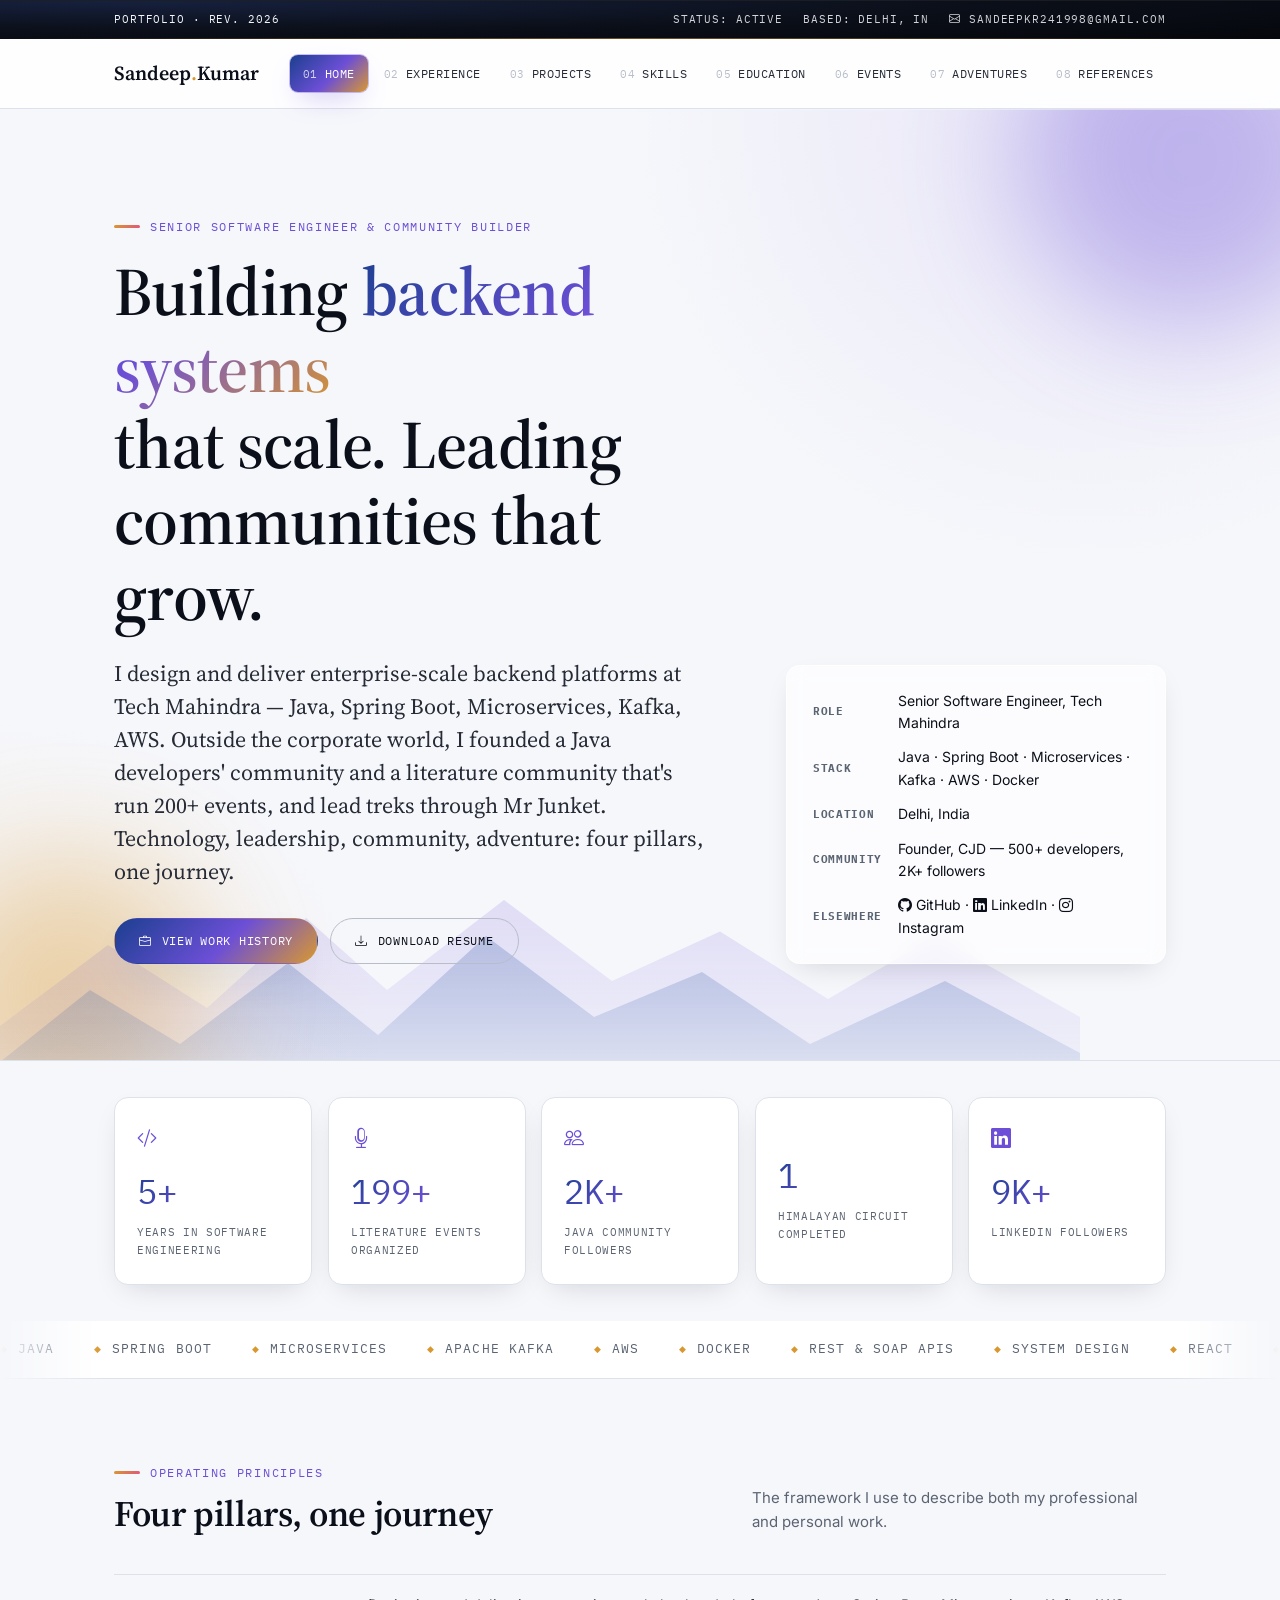
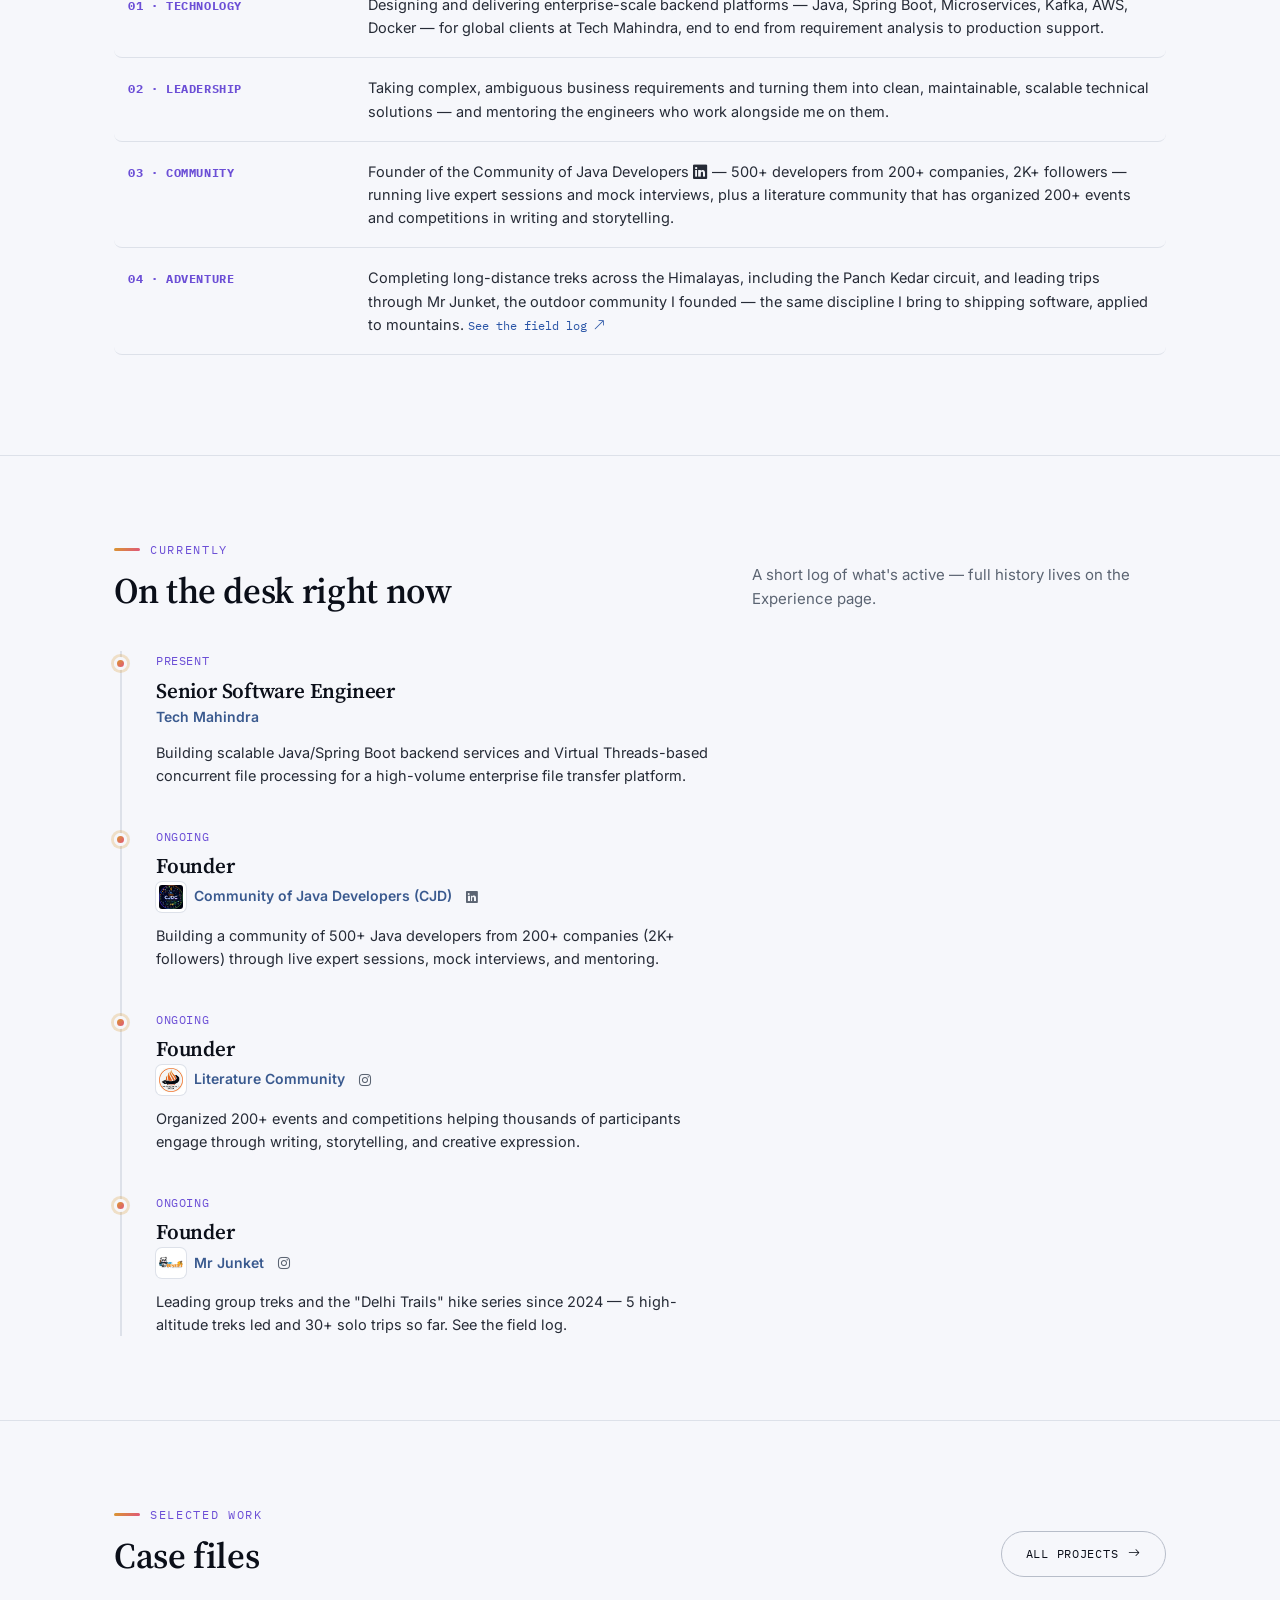
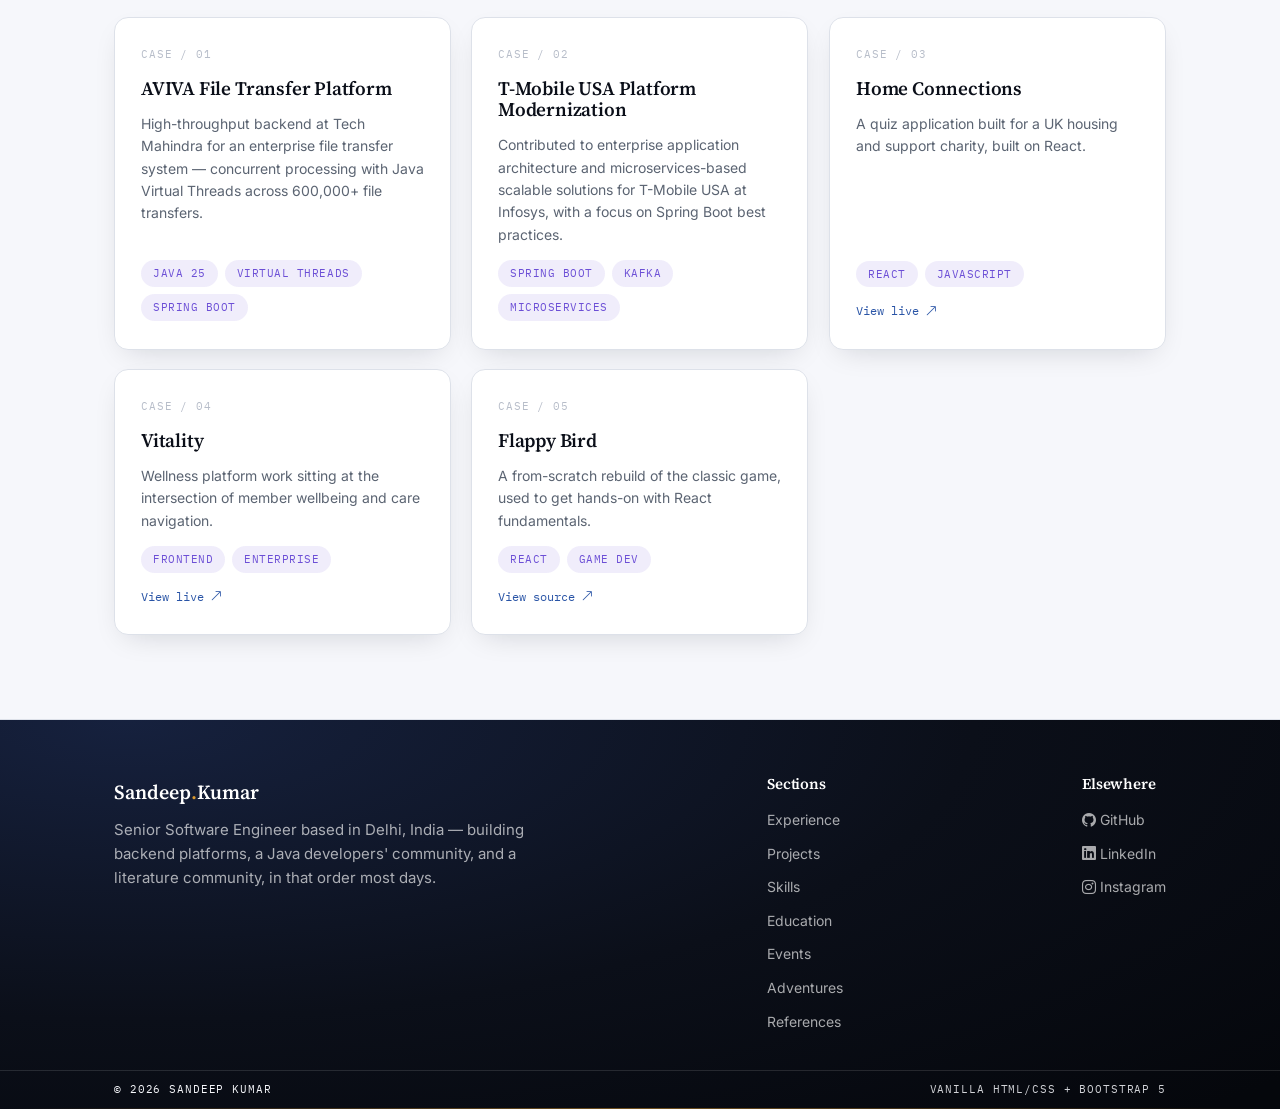
<file: index.html>
<!DOCTYPE html>
<html lang="en">
<head>
  <meta charset="UTF-8" />
  <title>Sandeep Kumar — Senior Software Engineer</title>
  <meta name="viewport" content="width=device-width, initial-scale=1.0" />
  <meta name="description" content="Sandeep Kumar — Senior Software Engineer. Enterprise Java, Spring Boot & microservices at Tech Mahindra; founder of a Java developers' community and a literature community." />

  <link rel="preconnect" href="https://fonts.googleapis.com" />
  <link href="https://fonts.googleapis.com/css2?family=Source+Serif+4:opsz,wght@8..60,400;8..60,600;8..60,700&family=Inter:wght@400;500;600&family=IBM+Plex+Mono:wght@400;500;600&display=swap" rel="stylesheet" />
  <link href="https://cdn.jsdelivr.net/npm/bootstrap@5.3.3/dist/css/bootstrap.min.css" rel="stylesheet">
  <link rel="stylesheet" href="https://cdn.jsdelivr.net/npm/bootstrap-icons@1.11.3/font/bootstrap-icons.min.css">
  <link rel="stylesheet" href="design-system.css" />
</head>
<body>

  <div class="doc-strip">
    <div class="container">
      <span>Portfolio · Rev. 2026</span>
      <div class="doc-strip__meta">
        <span>Status: Active</span>
        <span>Based: Delhi, IN</span>
        <a href="mailto:sandeepkr241998@gmail.com"><i class="bi bi-envelope"></i> sandeepkr241998@gmail.com</a>
      </div>
    </div>
  </div>

  <header class="masthead">
    <div class="container masthead__row">
      <a href="index.html" class="masthead__name">Sandeep<span>.</span>Kumar</a>
      <button class="nav-toggle" id="navToggle" aria-expanded="false" aria-controls="tabs"><i class="bi bi-list"></i> Menu</button>
      <ul class="tabs" id="tabs">
        <li><a href="index.html" aria-current="page"><span class="tab-num">01</span>Home</a></li>
        <li><a href="experience.html"><span class="tab-num">02</span>Experience</a></li>
        <li><a href="projects.html"><span class="tab-num">03</span>Projects</a></li>
        <li><a href="research.html"><span class="tab-num">04</span>Skills</a></li>
        <li><a href="education.html"><span class="tab-num">05</span>Education</a></li>
        <li><a href="event.html"><span class="tab-num">06</span>Events</a></li>
        <li><a href="adventures.html"><span class="tab-num">07</span>Adventures</a></li>
        <li><a href="reference.html"><span class="tab-num">08</span>References</a></li>
      </ul>
    </div>
  </header>

  <!-- Cover -->
  <section class="cover">
    <span class="blob blob--violet" style="width:340px;height:340px;top:-120px;right:-80px;"></span>
    <span class="blob blob--amber" style="width:260px;height:260px;bottom:-60px;left:-60px;animation-delay:2s;"></span>

    <div class="container cover__grid">
      <div class="reveal">
        <div class="eyebrow">Senior Software Engineer &amp; Community Builder</div>
        <h1>Building <span class="grad-text">backend systems</span><br />that scale. Leading<br />communities that grow.</h1>
        <p class="cover__lede">I design and deliver enterprise-scale backend platforms at Tech Mahindra — Java, Spring Boot, Microservices, Kafka, AWS. Outside the corporate world, I founded a Java developers' community and a literature community that's run 200+ events, and lead treks through Mr Junket. Technology, leadership, community, adventure: four pillars, one journey.</p>
        <div class="cover__actions">
          <a class="btn" href="experience.html"><i class="bi bi-briefcase"></i> View work history</a>
          <a class="btn btn--ghost" href="assets/docs/Sandeep_Kr_Java_Developer_Resume_2026.pdf"><i class="bi bi-download"></i> Download resume</a>
        </div>
      </div>
      <div class="info-block reveal delay-1">
        <dl>
          <dt>Role</dt>
          <dd>Senior Software Engineer, Tech Mahindra</dd>
          <dt>Stack</dt>
          <dd>Java · Spring Boot · Microservices · Kafka · AWS · Docker</dd>
          <dt>Location</dt>
          <dd>Delhi, India</dd>
          <dt>Community</dt>
          <dd>Founder, CJD — 500+ developers, 2K+ followers</dd>
          <dt>Elsewhere</dt>
          <dd>
            <a href="https://github.com/sandeep2412" target="_blank" rel="noreferrer"><i class="bi bi-github"></i> GitHub</a> ·
            <a href="https://www.linkedin.com/in/sandeep-kumar-7952b7162" target="_blank" rel="noreferrer"><i class="bi bi-linkedin"></i> LinkedIn</a> ·
            <a href="https://www.instagram.com/sagacious_sandeep?igsi=NzAwZzFtMDduOHA%3D&utm_source=qr" target="_blank" rel="noreferrer"><i class="bi bi-instagram"></i> Instagram</a>
          </dd>
        </dl>
      </div>
    </div>

    <svg class="mountain-scene" viewBox="0 0 1200 200" preserveAspectRatio="none" xmlns="http://www.w3.org/2000/svg" aria-hidden="true">
      <defs>
        <linearGradient id="mtnBack" x1="0" y1="0" x2="0" y2="1">
          <stop offset="0%" stop-color="#6c4fd6" stop-opacity="0.18" />
          <stop offset="100%" stop-color="#6c4fd6" stop-opacity="0.05" />
        </linearGradient>
        <linearGradient id="mtnFront" x1="0" y1="0" x2="0" y2="1">
          <stop offset="0%" stop-color="#2954a6" stop-opacity="0.28" />
          <stop offset="100%" stop-color="#2954a6" stop-opacity="0.12" />
        </linearGradient>
      </defs>
      <path d="M0,160 L120,70 L230,140 L340,40 L430,120 L560,20 L680,110 L800,55 L920,130 L1040,60 L1200,150 L1200,200 L0,200 Z" fill="url(#mtnBack)" />
      <path d="M0,200 L100,120 L200,180 L320,90 L420,170 L540,60 L660,150 L780,100 L900,180 L1050,110 L1200,190 L1200,200 L0,200 Z" fill="url(#mtnFront)" />
    </svg>
  </section>

  <!-- Stats row -->
  <div class="stats">
    <div class="stats__item reveal">
      <i class="bi bi-code-slash stats__icon"></i>
      <div class="stats__num" data-count-to="5" data-suffix="+">0</div>
      <div class="stats__label">Years in software engineering</div>
    </div>
    <div class="stats__item reveal delay-1">
      <i class="bi bi-mic stats__icon"></i>
      <div class="stats__num" data-count-to="200" data-suffix="+">0</div>
      <div class="stats__label">Literature events organized</div>
    </div>
    <div class="stats__item reveal delay-2">
      <i class="bi bi-people stats__icon"></i>
      <div class="stats__num" data-count-to="2" data-suffix="K+">0</div>
      <div class="stats__label">Java community followers</div>
    </div>
    <div class="stats__item reveal delay-3">
      <i class="bi bi-mountain stats__icon"></i>
      <div class="stats__num" data-count-to="1" data-suffix="">0</div>
      <div class="stats__label">Himalayan circuit completed</div>
    </div>
    <div class="stats__item reveal delay-3">
      <i class="bi bi-linkedin stats__icon"></i>
      <div class="stats__num" data-count-to="9" data-suffix="K+">0</div>
      <div class="stats__label">LinkedIn followers</div>
    </div>
  </div>

  <!-- Skills ticker -->
  <div class="ticker" aria-hidden="true">
    <div class="ticker__track">
      <span class="ticker__item">Java</span>
      <span class="ticker__item">Spring Boot</span>
      <span class="ticker__item">Microservices</span>
      <span class="ticker__item">Apache Kafka</span>
      <span class="ticker__item">AWS</span>
      <span class="ticker__item">Docker</span>
      <span class="ticker__item">REST &amp; SOAP APIs</span>
      <span class="ticker__item">System Design</span>
      <span class="ticker__item">React</span>
      <span class="ticker__item">JavaScript</span>
      <span class="ticker__item">CI/CD</span>
      <span class="ticker__item">Git</span>
      <span class="ticker__item">Java</span>
      <span class="ticker__item">Spring Boot</span>
      <span class="ticker__item">Microservices</span>
      <span class="ticker__item">Apache Kafka</span>
      <span class="ticker__item">AWS</span>
      <span class="ticker__item">Docker</span>
      <span class="ticker__item">REST &amp; SOAP APIs</span>
      <span class="ticker__item">System Design</span>
      <span class="ticker__item">React</span>
      <span class="ticker__item">JavaScript</span>
      <span class="ticker__item">CI/CD</span>
      <span class="ticker__item">Git</span>
    </div>
  </div>

  <!-- Four Pillars -->
  <section class="section">
    <div class="container">
      <div class="section__head">
        <div>
          <div class="eyebrow">Operating Principles</div>
          <h2>Four pillars, one journey</h2>
        </div>
        <p class="section__intro">The framework I use to describe both my professional and personal work.</p>
      </div>
      <dl class="ledger">
        <div class="ledger__row">
          <dt>01 · Technology</dt>
          <dd>Designing and delivering enterprise-scale backend platforms — Java, Spring Boot, Microservices, Kafka, AWS, Docker — for global clients at Tech Mahindra, end to end from requirement analysis to production support.</dd>
        </div>
        <div class="ledger__row">
          <dt>02 · Leadership</dt>
          <dd>Taking complex, ambiguous business requirements and turning them into clean, maintainable, scalable technical solutions — and mentoring the engineers who work alongside me on them.</dd>
        </div>
        <div class="ledger__row">
          <dt>03 · Community</dt>
          <dd>Founder of the <a href="https://www.linkedin.com/company/cjd-community/" target="_blank" rel="noreferrer">Community of Java Developers <i class="bi bi-linkedin"></i></a> — 500+ developers from 200+ companies, 2K+ followers — running live expert sessions and mock interviews, plus a literature community that has organized 200+ events and competitions in writing and storytelling.</dd>
        </div>
        <div class="ledger__row">
          <dt>04 · Adventure</dt>
          <dd>Completing long-distance treks across the Himalayas, including the Panch Kedar circuit, and leading trips through Mr Junket, the outdoor community I founded — the same discipline I bring to shipping software, applied to mountains. <a href="adventures.html" class="case-card__link">See the field log <i class="bi bi-arrow-up-right"></i></a></dd>
        </div>
      </dl>
    </div>
  </section>

  <!-- Currently -->
  <section class="section">
    <div class="container">
      <div class="section__head">
        <div>
          <div class="eyebrow">Currently</div>
          <h2>On the desk right now</h2>
        </div>
        <p class="section__intro">A short log of what's active — full history lives on the Experience page.</p>
      </div>
      <div class="timeline">
        <div class="timeline__entry">
          <div class="timeline__meta">Present</div>
          <h3>Senior Software Engineer</h3>
          <div class="timeline__org"><img class="org-logo" src="https://www.google.com/s2/favicons?domain=techmahindra.com&sz=64" alt="" loading="lazy" onerror="this.remove()">Tech Mahindra</div>
          <p>Building scalable Java/Spring Boot backend services and Virtual Threads-based concurrent file processing for a high-volume enterprise file transfer platform.</p>
        </div>
        <div class="timeline__entry">
          <div class="timeline__meta">Ongoing</div>
          <h3>Founder</h3>
          <div class="timeline__org"><img class="org-logo" src="assets/images/logos/cjd-logo.jpg" alt="" loading="lazy" onerror="this.remove()">Community of Java Developers (CJD) <a href="https://www.linkedin.com/company/cjd-community/" target="_blank" rel="noreferrer" class="org-social-link" aria-label="CJD on LinkedIn"><i class="bi bi-linkedin"></i></a></div>
          <p>Building a community of 500+ Java developers from 200+ companies (2K+ followers) through live expert sessions, mock interviews, and mentoring.</p>
        </div>
        <div class="timeline__entry">
          <div class="timeline__meta">Ongoing</div>
          <h3>Founder</h3>
          <div class="timeline__org"><img class="org-logo" src="assets/images/logos/writers-world-logo.jpg" alt="" loading="lazy" onerror="this.remove()">Literature Community <a href="https://www.instagram.com/writers_world_india?igsi=azBrc2J2eG5tbDV4" target="_blank" rel="noreferrer" class="org-social-link" aria-label="Writer's World India on Instagram"><i class="bi bi-instagram"></i></a></div>
          <p>Organized 200+ events and competitions helping thousands of participants engage through writing, storytelling, and creative expression.</p>
        </div>
        <div class="timeline__entry">
          <div class="timeline__meta">Ongoing</div>
          <h3>Founder</h3>
          <div class="timeline__org"><img class="org-logo" src="assets/images/logos/mr-junket-logo.jpg" alt="" loading="lazy" onerror="this.remove()">Mr Junket <a href="https://www.instagram.com/mr_junket?igsi=aDNsbHMycGdrYzUy" target="_blank" rel="noreferrer" class="org-social-link" aria-label="Mr Junket on Instagram"><i class="bi bi-instagram"></i></a></div>
          <p>Leading group treks and the "Delhi Trails" hike series since 2024 — 5 high-altitude treks led and 30+ solo trips so far. <a href="adventures.html">See the field log</a>.</p>
        </div>
      </div>
    </div>
  </section>

  <!-- Featured work -->
  <section class="section">
    <div class="container">
      <div class="section__head">
        <div>
          <div class="eyebrow">Selected Work</div>
          <h2>Case files</h2>
        </div>
        <a class="btn btn--ghost" href="projects.html">All projects <i class="bi bi-arrow-right"></i></a>
      </div>
      <div class="grid">
        <div class="case-card">
          <div class="case-card__id" style="display:flex;align-items:center;gap:8px;"><img class="org-logo" src="https://www.google.com/s2/favicons?domain=techmahindra.com&sz=64" alt="" loading="lazy" onerror="this.remove()">CASE / 01</div>
          <h3>AVIVA File Transfer Platform</h3>
          <p>High-throughput backend at Tech Mahindra for an enterprise file transfer system — concurrent processing with Java Virtual Threads across 600,000+ file transfers.</p>
          <div class="tag-list"><span class="tag">Java 25</span><span class="tag">Virtual Threads</span><span class="tag">Spring Boot</span></div>
        </div>
        <div class="case-card">
          <div class="case-card__id" style="display:flex;align-items:center;gap:8px;"><img class="org-logo" src="https://www.google.com/s2/favicons?domain=infosys.com&sz=64" alt="" loading="lazy" onerror="this.remove()">CASE / 02</div>
          <h3>T-Mobile USA Platform Modernization</h3>
          <p>Contributed to enterprise application architecture and microservices-based scalable solutions for T-Mobile USA at Infosys, with a focus on Spring Boot best practices.</p>
          <div class="tag-list"><span class="tag">Spring Boot</span><span class="tag">Kafka</span><span class="tag">Microservices</span></div>
        </div>
        <div class="case-card">
          <div class="case-card__id" style="display:flex;align-items:center;gap:8px;"><img class="org-logo" src="https://www.google.com/s2/favicons?domain=homeconnections.org.uk&sz=64" alt="" loading="lazy" onerror="this.remove()">CASE / 03</div>
          <h3>Home Connections</h3>
          <p>A quiz application built for a UK housing and support charity, built on React.</p>
          <div class="tag-list"><span class="tag">React</span><span class="tag">JavaScript</span></div>
          <a class="case-card__link" href="https://homeconnections.org.uk/" target="_blank" rel="noreferrer">View live <i class="bi bi-arrow-up-right"></i></a>
        </div>
        <div class="case-card">
          <div class="case-card__id" style="display:flex;align-items:center;gap:8px;"><img class="org-logo" src="https://www.google.com/s2/favicons?domain=vitalitygroup.com&sz=64" alt="" loading="lazy" onerror="this.remove()">CASE / 04</div>
          <h3>Vitality</h3>
          <p>Wellness platform work sitting at the intersection of member wellbeing and care navigation.</p>
          <div class="tag-list"><span class="tag">Frontend</span><span class="tag">Enterprise</span></div>
          <a class="case-card__link" href="https://www.vitalitygroup.com/" target="_blank" rel="noreferrer">View live <i class="bi bi-arrow-up-right"></i></a>
        </div>
        <div class="case-card">
          <div class="case-card__id">CASE / 05</div>
          <h3>Flappy Bird</h3>
          <p>A from-scratch rebuild of the classic game, used to get hands-on with React fundamentals.</p>
          <div class="tag-list"><span class="tag">React</span><span class="tag">Game Dev</span></div>
          <a class="case-card__link" href="https://github.com/sandeep2412" target="_blank" rel="noreferrer">View source <i class="bi bi-arrow-up-right"></i></a>
        </div>
      </div>
    </div>
  </section>

  <!-- Footer -->
  <footer class="site-footer">
    <div class="container">
      <div class="site-footer__grid">
        <div>
          <div class="masthead__name">Sandeep<span>.</span>Kumar</div>
          <p class="section__intro" style="margin-top:10px; color:rgba(255,255,255,.65);">Senior Software Engineer based in Delhi, India — building backend platforms, a Java developers' community, and a literature community, in that order most days.</p>
        </div>
        <div>
          <h4>Sections</h4>
          <ul class="footer-links">
            <li><a href="experience.html">Experience</a></li>
            <li><a href="projects.html">Projects</a></li>
            <li><a href="research.html">Skills</a></li>
            <li><a href="education.html">Education</a></li>
            <li><a href="event.html">Events</a></li>
            <li><a href="adventures.html">Adventures</a></li>
            <li><a href="reference.html">References</a></li>
          </ul>
        </div>
        <div>
          <h4>Elsewhere</h4>
          <ul class="footer-links">
            <li><a href="https://github.com/sandeep2412" target="_blank" rel="noreferrer"><i class="bi bi-github"></i> GitHub</a></li>
            <li><a href="https://www.linkedin.com/in/sandeep-kumar-7952b7162" target="_blank" rel="noreferrer"><i class="bi bi-linkedin"></i> LinkedIn</a></li>
            <li><a href="https://www.instagram.com/sagacious_sandeep?igsi=NzAwZzFtMDduOHA%3D&utm_source=qr" target="_blank" rel="noreferrer"><i class="bi bi-instagram"></i> Instagram</a></li>
          </ul>
        </div>
      </div>
    </div>
    <div class="doc-strip">
      <div class="container">
        <span>© 2026 Sandeep Kumar</span>
        <div class="doc-strip__meta"><span>Vanilla HTML/CSS + Bootstrap 5</span></div>
      </div>
    </div>
  </footer>

  <script src="script.js"></script>
</body>
</html>
</file>
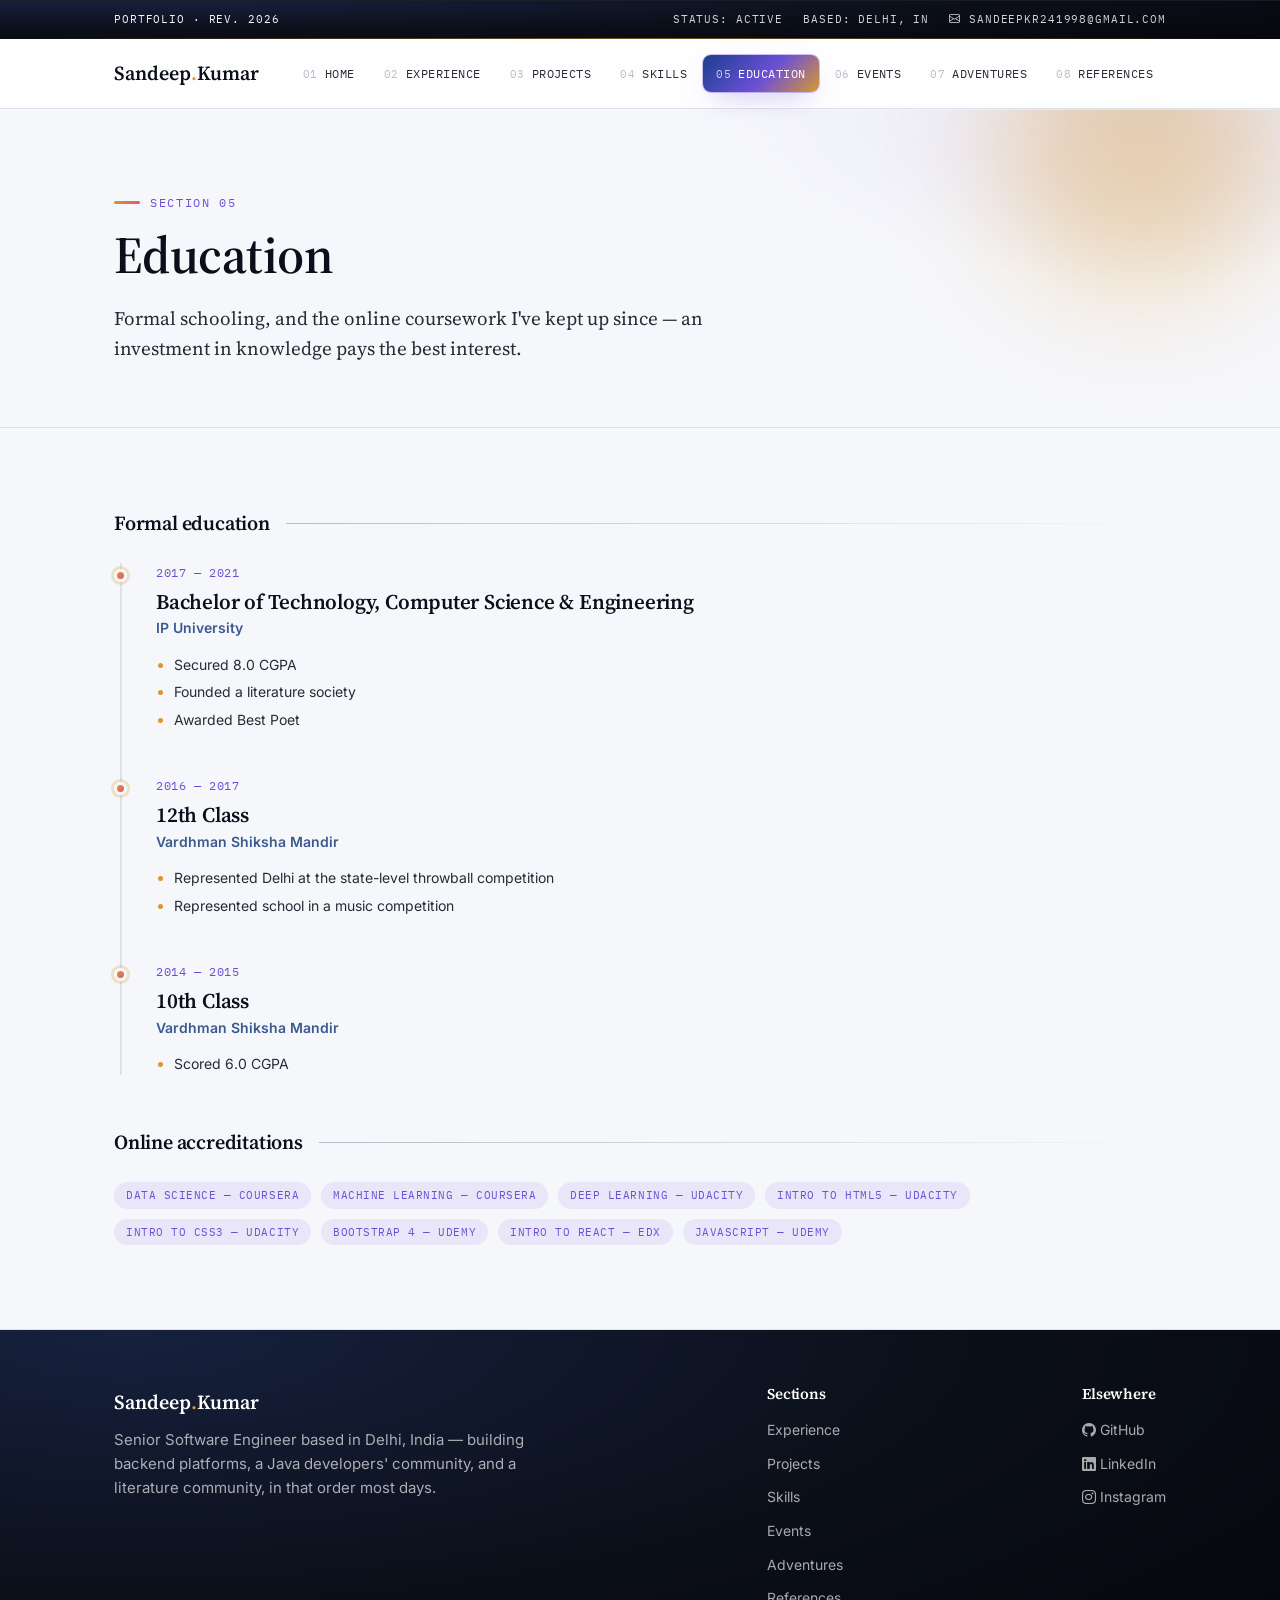
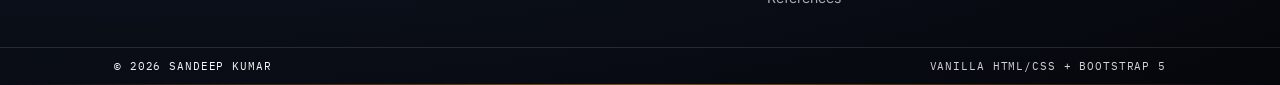
<file: education.html>
<!DOCTYPE html>
<html lang="en">
<head>
  <meta charset="UTF-8" />
  <title>Education — Sandeep Kumar</title>
  <meta name="viewport" content="width=device-width, initial-scale=1.0" />
  <meta name="description" content="Sandeep Kumar's academic background and online accreditations." />
  <link rel="preconnect" href="https://fonts.googleapis.com" />
  <link href="https://fonts.googleapis.com/css2?family=Source+Serif+4:opsz,wght@8..60,400;8..60,600;8..60,700&family=Inter:wght@400;500;600&family=IBM+Plex+Mono:wght@400;500;600&display=swap" rel="stylesheet" />
  <link href="https://cdn.jsdelivr.net/npm/bootstrap@5.3.3/dist/css/bootstrap.min.css" rel="stylesheet">
  <link rel="stylesheet" href="https://cdn.jsdelivr.net/npm/bootstrap-icons@1.11.3/font/bootstrap-icons.min.css">
  <link rel="stylesheet" href="design-system.css" />
</head>
<body>

  <div class="doc-strip">
    <div class="container">
      <span>Portfolio · Rev. 2026</span>
      <div class="doc-strip__meta">
        <span>Status: Active</span>
        <span>Based: Delhi, IN</span>
        <a href="mailto:sandeepkr241998@gmail.com"><i class="bi bi-envelope"></i> sandeepkr241998@gmail.com</a>
      </div>
    </div>
  </div>

  <header class="masthead">
    <div class="container masthead__row">
      <a href="index.html" class="masthead__name">Sandeep<span>.</span>Kumar</a>
      <button class="nav-toggle" id="navToggle" aria-expanded="false" aria-controls="tabs"><i class="bi bi-list"></i> Menu</button>
      <ul class="tabs" id="tabs">
        <li><a href="index.html"><span class="tab-num">01</span>Home</a></li>
        <li><a href="experience.html"><span class="tab-num">02</span>Experience</a></li>
        <li><a href="projects.html"><span class="tab-num">03</span>Projects</a></li>
        <li><a href="research.html"><span class="tab-num">04</span>Skills</a></li>
        <li><a href="education.html" aria-current="page"><span class="tab-num">05</span>Education</a></li>
        <li><a href="event.html"><span class="tab-num">06</span>Events</a></li>
        <li><a href="adventures.html"><span class="tab-num">07</span>Adventures</a></li>
        <li><a href="reference.html"><span class="tab-num">08</span>References</a></li>
      </ul>
    </div>
  </header>

  <section class="page-cover">
    <span class="blob blob--amber" style="width:280px;height:280px;top:-100px;right:0;"></span>
    <div class="container">
      <div class="eyebrow">Section 05</div>
      <h1>Education</h1>
      <p>Formal schooling, and the online coursework I've kept up since — an investment in knowledge pays the best interest.</p>
    </div>
  </section>

  <section class="section">
    <div class="container">
      <div class="subhead"><h3>Formal education</h3></div>
      <div class="timeline">
        <div class="timeline__entry">
          <div class="timeline__meta">2017 — 2021</div>
          <h3>Bachelor of Technology, Computer Science &amp; Engineering</h3>
          <div class="timeline__org">IP University</div>
          <ul class="highlight-list">
            <li>Secured 8.0 CGPA</li>
            <li>Founded a literature society</li>
            <li>Awarded Best Poet</li>
          </ul>
        </div>
        <div class="timeline__entry">
          <div class="timeline__meta">2016 — 2017</div>
          <h3>12th Class</h3>
          <div class="timeline__org">Vardhman Shiksha Mandir</div>
          <ul class="highlight-list">
            <li>Represented Delhi at the state-level throwball competition</li>
            <li>Represented school in a music competition</li>
          </ul>
        </div>
        <div class="timeline__entry">
          <div class="timeline__meta">2014 — 2015</div>
          <h3>10th Class</h3>
          <div class="timeline__org">Vardhman Shiksha Mandir</div>
          <ul class="highlight-list">
            <li>Scored 6.0 CGPA</li>
          </ul>
        </div>
      </div>

      <div class="subhead"><h3>Online accreditations</h3></div>
      <div class="tag-list" style="gap:10px;">
        <span class="tag">Data Science — Coursera</span>
        <span class="tag">Machine Learning — Coursera</span>
        <span class="tag">Deep Learning — Udacity</span>
        <span class="tag">Intro to HTML5 — Udacity</span>
        <span class="tag">Intro to CSS3 — Udacity</span>
        <span class="tag">Bootstrap 4 — Udemy</span>
        <span class="tag">Intro to React — edX</span>
        <span class="tag">JavaScript — Udemy</span>
      </div>
    </div>
  </section>

  <footer class="site-footer">
    <div class="container">
      <div class="site-footer__grid">
        <div>
          <div class="masthead__name">Sandeep<span>.</span>Kumar</div>
          <p class="section__intro" style="margin-top:10px; color:rgba(255,255,255,.65);">Senior Software Engineer based in Delhi, India — building backend platforms, a Java developers' community, and a literature community, in that order most days.</p>
        </div>
        <div>
          <h4>Sections</h4>
          <ul class="footer-links">
            <li><a href="experience.html">Experience</a></li>
            <li><a href="projects.html">Projects</a></li>
            <li><a href="research.html">Skills</a></li>
            <li><a href="event.html">Events</a></li>
            <li><a href="adventures.html">Adventures</a></li>
            <li><a href="reference.html">References</a></li>
          </ul>
        </div>
        <div>
          <h4>Elsewhere</h4>
          <ul class="footer-links">
            <li><a href="https://github.com/sandeep2412" target="_blank" rel="noreferrer"><i class="bi bi-github"></i> GitHub</a></li>
            <li><a href="https://www.linkedin.com/in/sandeep-kumar-7952b7162" target="_blank" rel="noreferrer"><i class="bi bi-linkedin"></i> LinkedIn</a></li>
            <li><a href="https://www.instagram.com/sagacious_sandeep?igsi=NzAwZzFtMDduOHA%3D&utm_source=qr" target="_blank" rel="noreferrer"><i class="bi bi-instagram"></i> Instagram</a></li>
          </ul>
        </div>
      </div>
    </div>
    <div class="doc-strip">
      <div class="container">
        <span>© 2026 Sandeep Kumar</span>
        <div class="doc-strip__meta"><span>Vanilla HTML/CSS + Bootstrap 5</span></div>
      </div>
    </div>
  </footer>

  <script src="script.js"></script>
</body>
</html>
</file>
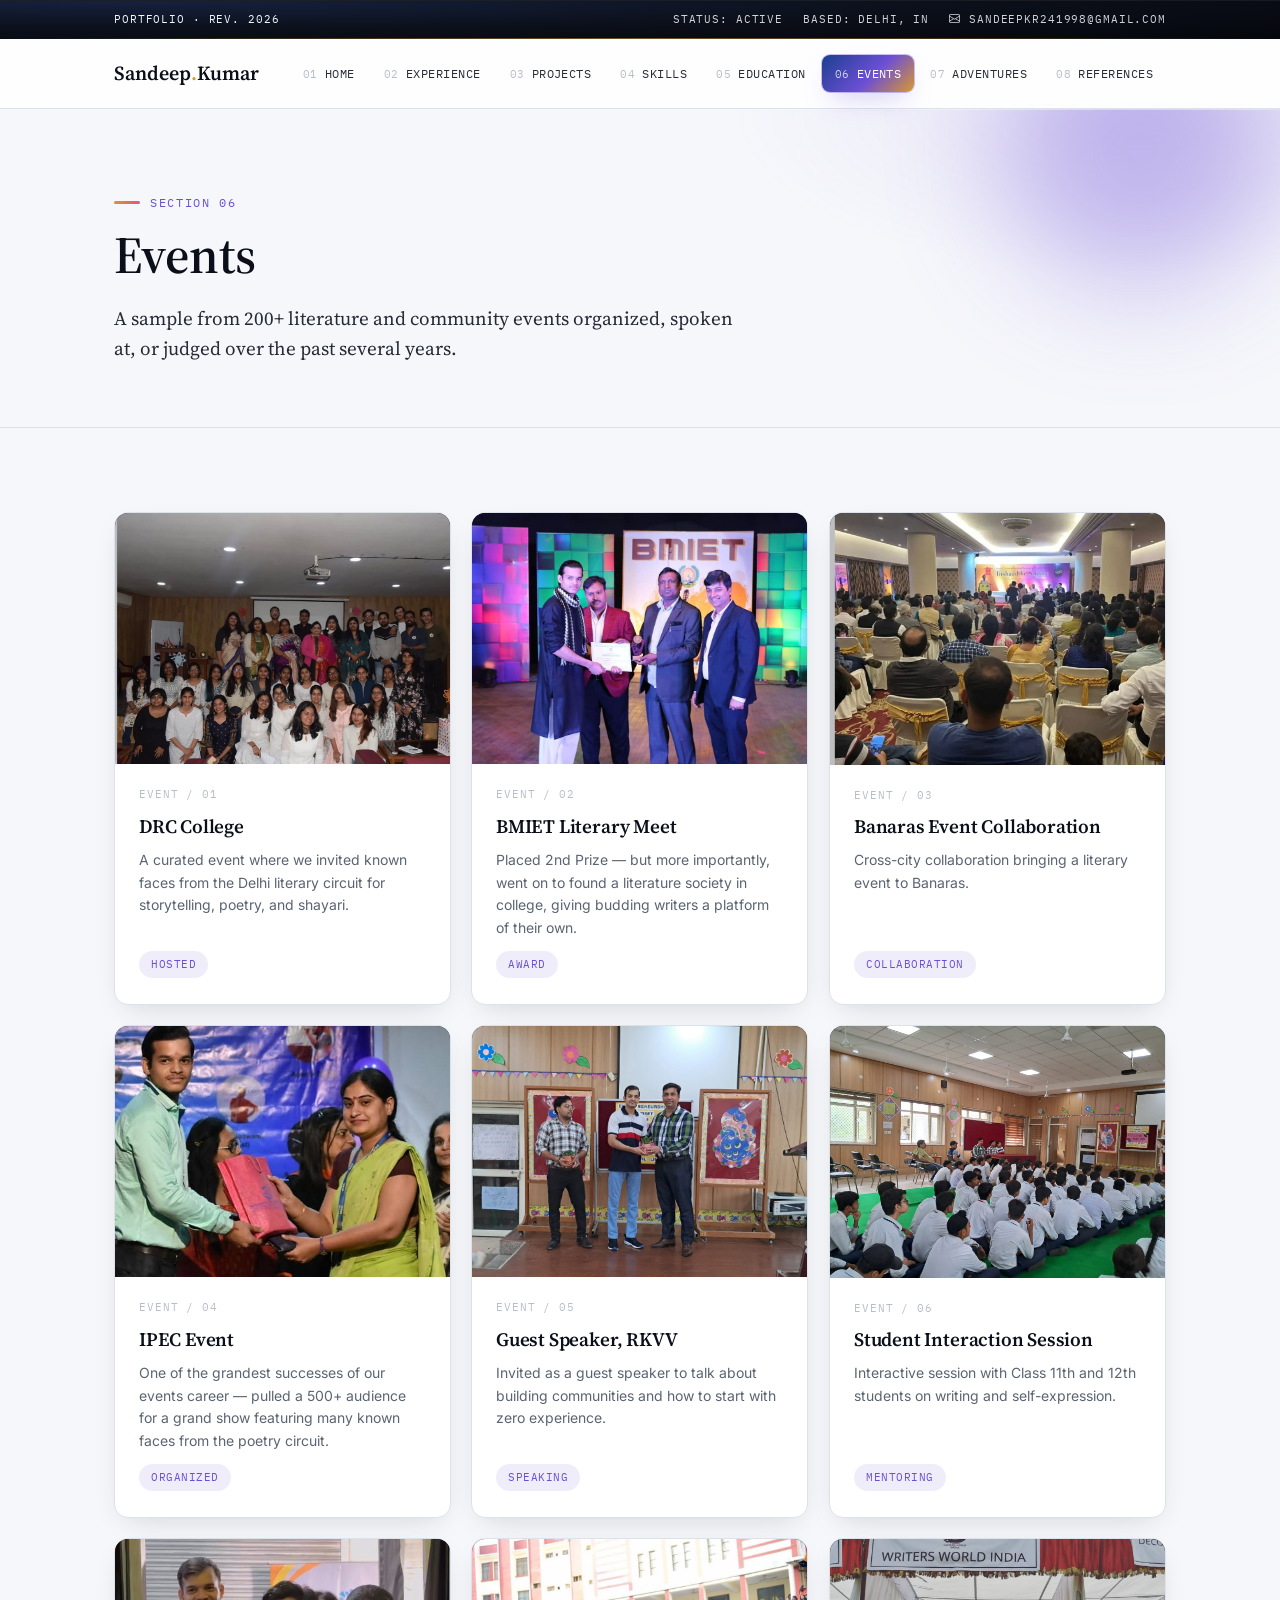
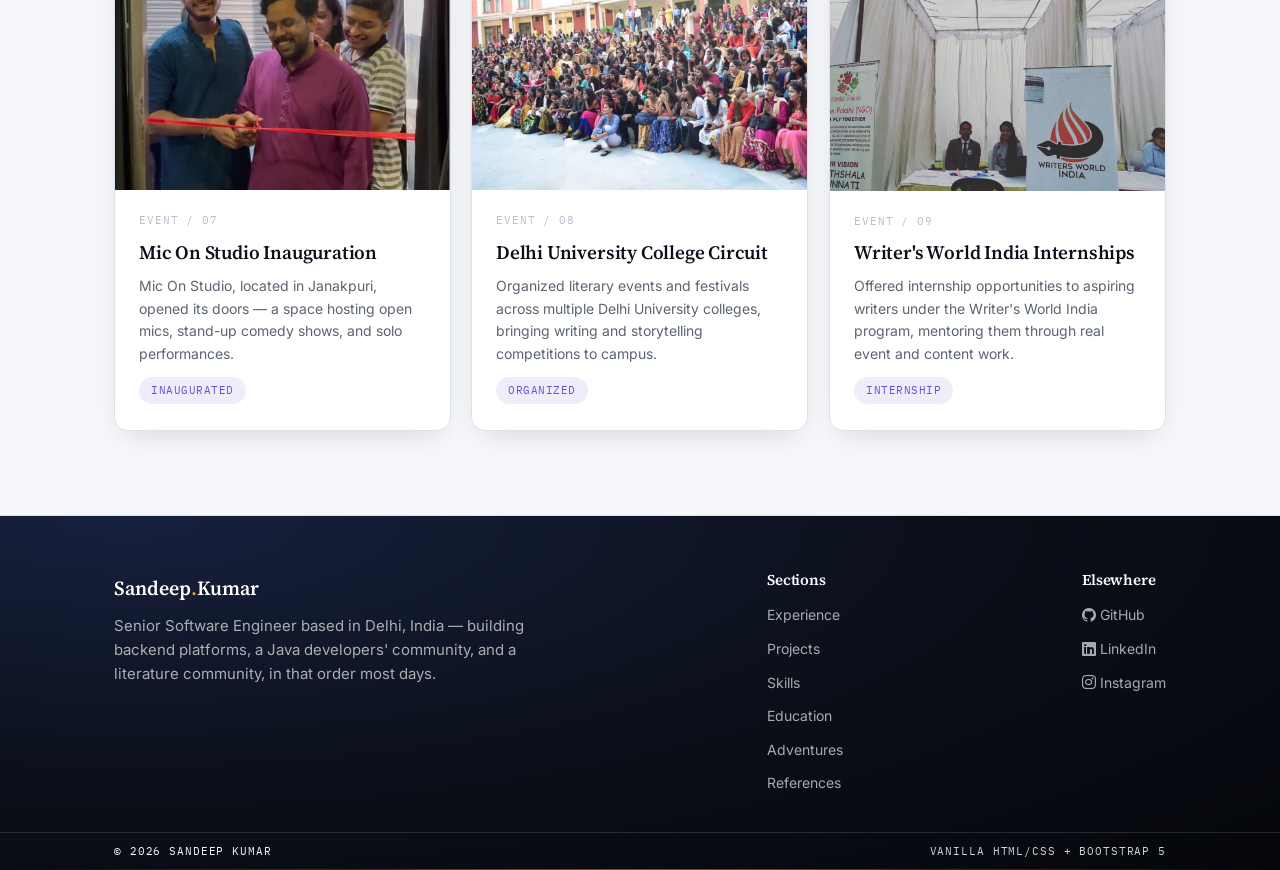
<file: event.html>
<!DOCTYPE html>
<html lang="en">
<head>
  <meta charset="UTF-8" />
  <title>Events — Sandeep Kumar</title>
  <meta name="viewport" content="width=device-width, initial-scale=1.0" />
  <meta name="description" content="Literature and community events organized or spoken at by Sandeep Kumar." />
  <link rel="preconnect" href="https://fonts.googleapis.com" />
  <link href="https://fonts.googleapis.com/css2?family=Source+Serif+4:opsz,wght@8..60,400;8..60,600;8..60,700&family=Inter:wght@400;500;600&family=IBM+Plex+Mono:wght@400;500;600&display=swap" rel="stylesheet" />
  <link href="https://cdn.jsdelivr.net/npm/bootstrap@5.3.3/dist/css/bootstrap.min.css" rel="stylesheet">
  <link rel="stylesheet" href="https://cdn.jsdelivr.net/npm/bootstrap-icons@1.11.3/font/bootstrap-icons.min.css">
  <link rel="stylesheet" href="design-system.css" />
</head>
<body>

  <div class="doc-strip">
    <div class="container">
      <span>Portfolio · Rev. 2026</span>
      <div class="doc-strip__meta">
        <span>Status: Active</span>
        <span>Based: Delhi, IN</span>
        <a href="mailto:sandeepkr241998@gmail.com"><i class="bi bi-envelope"></i> sandeepkr241998@gmail.com</a>
      </div>
    </div>
  </div>

  <header class="masthead">
    <div class="container masthead__row">
      <a href="index.html" class="masthead__name">Sandeep<span>.</span>Kumar</a>
      <button class="nav-toggle" id="navToggle" aria-expanded="false" aria-controls="tabs"><i class="bi bi-list"></i> Menu</button>
      <ul class="tabs" id="tabs">
        <li><a href="index.html"><span class="tab-num">01</span>Home</a></li>
        <li><a href="experience.html"><span class="tab-num">02</span>Experience</a></li>
        <li><a href="projects.html"><span class="tab-num">03</span>Projects</a></li>
        <li><a href="research.html"><span class="tab-num">04</span>Skills</a></li>
        <li><a href="education.html"><span class="tab-num">05</span>Education</a></li>
        <li><a href="event.html" aria-current="page"><span class="tab-num">06</span>Events</a></li>
        <li><a href="adventures.html"><span class="tab-num">07</span>Adventures</a></li>
        <li><a href="reference.html"><span class="tab-num">08</span>References</a></li>
      </ul>
    </div>
  </header>

  <section class="page-cover">
    <span class="blob blob--violet" style="width:280px;height:280px;top:-100px;right:0;"></span>
    <div class="container">
      <div class="eyebrow">Section 06</div>
      <h1>Events</h1>
      <p>A sample from 200+ literature and community events organized, spoken at, or judged over the past several years.</p>
    </div>
  </section>

  <section class="section">
    <div class="container">
      <div class="grid">
        <div class="case-card adventure-card">
          <div class="adventure-card__media">
            <i class="bi bi-mic"></i>
            <img src="assets/images/events/drc-college.jpg" alt="Literary event at DRC College" loading="lazy" onerror="this.remove()">
          </div>
          <div class="adventure-card__body">
            <div class="case-card__id">EVENT / 01</div>
            <h3>DRC College</h3>
            <p>A curated event where we invited known faces from the Delhi literary circuit for storytelling, poetry, and shayari.</p>
            <div class="tag-list"><span class="tag">Hosted</span></div>
          </div>
        </div>
        <div class="case-card adventure-card">
          <div class="adventure-card__media">
            <i class="bi bi-trophy"></i>
            <img src="assets/images/events/bmiet.jpg" alt="BMIET Literary Meet" loading="lazy" onerror="this.remove()">
          </div>
          <div class="adventure-card__body">
            <div class="case-card__id">EVENT / 02</div>
            <h3>BMIET Literary Meet</h3>
            <p>Placed 2nd Prize — but more importantly, went on to found a literature society in college, giving budding writers a platform of their own.</p>
            <div class="tag-list"><span class="tag">Award</span></div>
          </div>
        </div>
        <div class="case-card adventure-card">
          <div class="adventure-card__media">
            <i class="bi bi-signpost-split"></i>
            <img src="assets/images/events/banaras-event.jpg" alt="Literary event collaboration in Banaras" loading="lazy" onerror="this.remove()">
          </div>
          <div class="adventure-card__body">
            <div class="case-card__id">EVENT / 03</div>
            <h3>Banaras Event Collaboration</h3>
            <p>Cross-city collaboration bringing a literary event to Banaras.</p>
            <div class="tag-list"><span class="tag">Collaboration</span></div>
          </div>
        </div>
        <div class="case-card adventure-card">
          <div class="adventure-card__media">
            <i class="bi bi-mic"></i>
            <img src="assets/images/events/ipec.jpg" alt="Literary event at IPEC" loading="lazy" onerror="this.remove()">
          </div>
          <div class="adventure-card__body">
            <div class="case-card__id">EVENT / 04</div>
            <h3>IPEC Event</h3>
            <p>One of the grandest successes of our events career — pulled a 500+ audience for a grand show featuring many known faces from the poetry circuit.</p>
            <div class="tag-list"><span class="tag">Organized</span></div>
          </div>
        </div>
        <div class="case-card adventure-card">
          <div class="adventure-card__media">
            <i class="bi bi-megaphone"></i>
            <img src="assets/images/events/rkvv.jpg" alt="Guest speaker session at RKVV" loading="lazy" onerror="this.remove()">
          </div>
          <div class="adventure-card__body">
            <div class="case-card__id">EVENT / 05</div>
            <h3>Guest Speaker, RKVV</h3>
            <p>Invited as a guest speaker to talk about building communities and how to start with zero experience.</p>
            <div class="tag-list"><span class="tag">Speaking</span></div>
          </div>
        </div>
        <div class="case-card adventure-card">
          <div class="adventure-card__media">
            <i class="bi bi-people"></i>
            <img src="assets/images/events/student-interaction.jpg" alt="Student interaction session" loading="lazy" onerror="this.remove()">
          </div>
          <div class="adventure-card__body">
            <div class="case-card__id">EVENT / 06</div>
            <h3>Student Interaction Session</h3>
            <p>Interactive session with Class 11th and 12th students on writing and self-expression.</p>
            <div class="tag-list"><span class="tag">Mentoring</span></div>
          </div>
        </div>
        <div class="case-card adventure-card">
          <div class="adventure-card__media">
            <i class="bi bi-mic"></i>
            <img src="assets/images/events/mic-on-studio.jpg" alt="Mic On studio inauguration" loading="lazy" onerror="this.remove()">
          </div>
          <div class="adventure-card__body">
            <div class="case-card__id">EVENT / 07</div>
            <h3>Mic On Studio Inauguration</h3>
            <p>Mic On Studio, located in Janakpuri, opened its doors — a space hosting open mics, stand-up comedy shows, and solo performances.</p>
            <div class="tag-list"><span class="tag">Inaugurated</span></div>
          </div>
        </div>
        <div class="case-card adventure-card">
          <div class="adventure-card__media">
            <i class="bi bi-building"></i>
            <img src="assets/images/events/college-circuit.jpg" alt="Delhi University college circuit literary events" loading="lazy" onerror="this.remove()">
          </div>
          <div class="adventure-card__body">
            <div class="case-card__id">EVENT / 08</div>
            <h3>Delhi University College Circuit</h3>
            <p>Organized literary events and festivals across multiple Delhi University colleges, bringing writing and storytelling competitions to campus.</p>
            <div class="tag-list"><span class="tag">Organized</span></div>
          </div>
        </div>
        <div class="case-card adventure-card">
          <div class="adventure-card__media">
            <i class="bi bi-briefcase"></i>
            <img src="assets/images/events/writers-world-internship.jpg" alt="Writer's World India internship program" loading="lazy" onerror="this.remove()">
          </div>
          <div class="adventure-card__body">
            <div class="case-card__id">EVENT / 09</div>
            <h3>Writer's World India Internships</h3>
            <p>Offered internship opportunities to aspiring writers under the Writer's World India program, mentoring them through real event and content work.</p>
            <div class="tag-list"><span class="tag">Internship</span></div>
          </div>
        </div>
      </div>
    </div>
  </section>

  <footer class="site-footer">
    <div class="container">
      <div class="site-footer__grid">
        <div>
          <div class="masthead__name">Sandeep<span>.</span>Kumar</div>
          <p class="section__intro" style="margin-top:10px; color:rgba(255,255,255,.65);">Senior Software Engineer based in Delhi, India — building backend platforms, a Java developers' community, and a literature community, in that order most days.</p>
        </div>
        <div>
          <h4>Sections</h4>
          <ul class="footer-links">
            <li><a href="experience.html">Experience</a></li>
            <li><a href="projects.html">Projects</a></li>
            <li><a href="research.html">Skills</a></li>
            <li><a href="education.html">Education</a></li>
            <li><a href="adventures.html">Adventures</a></li>
            <li><a href="reference.html">References</a></li>
          </ul>
        </div>
        <div>
          <h4>Elsewhere</h4>
          <ul class="footer-links">
            <li><a href="https://github.com/sandeep2412" target="_blank" rel="noreferrer"><i class="bi bi-github"></i> GitHub</a></li>
            <li><a href="https://www.linkedin.com/in/sandeep-kumar-7952b7162" target="_blank" rel="noreferrer"><i class="bi bi-linkedin"></i> LinkedIn</a></li>
            <li><a href="https://www.instagram.com/sagacious_sandeep?igsi=NzAwZzFtMDduOHA%3D&utm_source=qr" target="_blank" rel="noreferrer"><i class="bi bi-instagram"></i> Instagram</a></li>
          </ul>
        </div>
      </div>
    </div>
    <div class="doc-strip">
      <div class="container">
        <span>© 2026 Sandeep Kumar</span>
        <div class="doc-strip__meta"><span>Vanilla HTML/CSS + Bootstrap 5</span></div>
      </div>
    </div>
  </footer>

  <script src="script.js"></script>
</body>
</html>
</file>
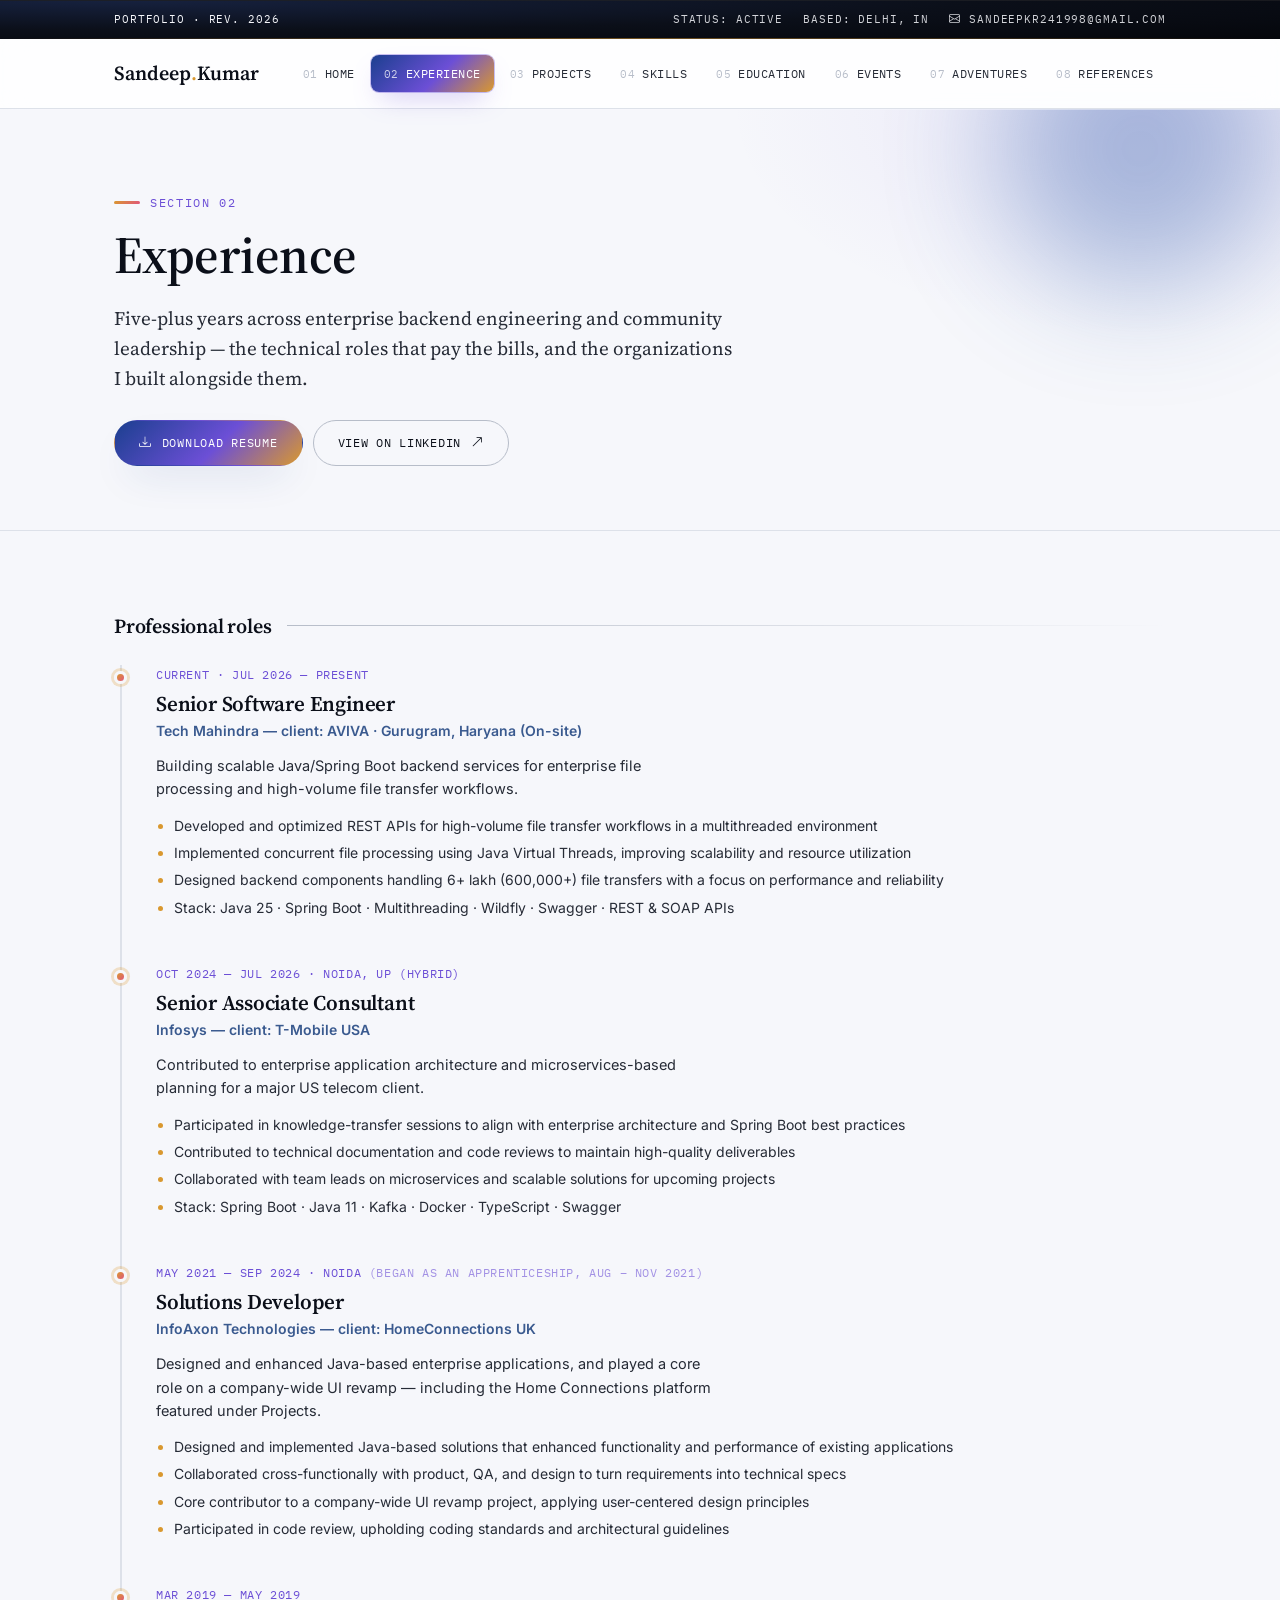
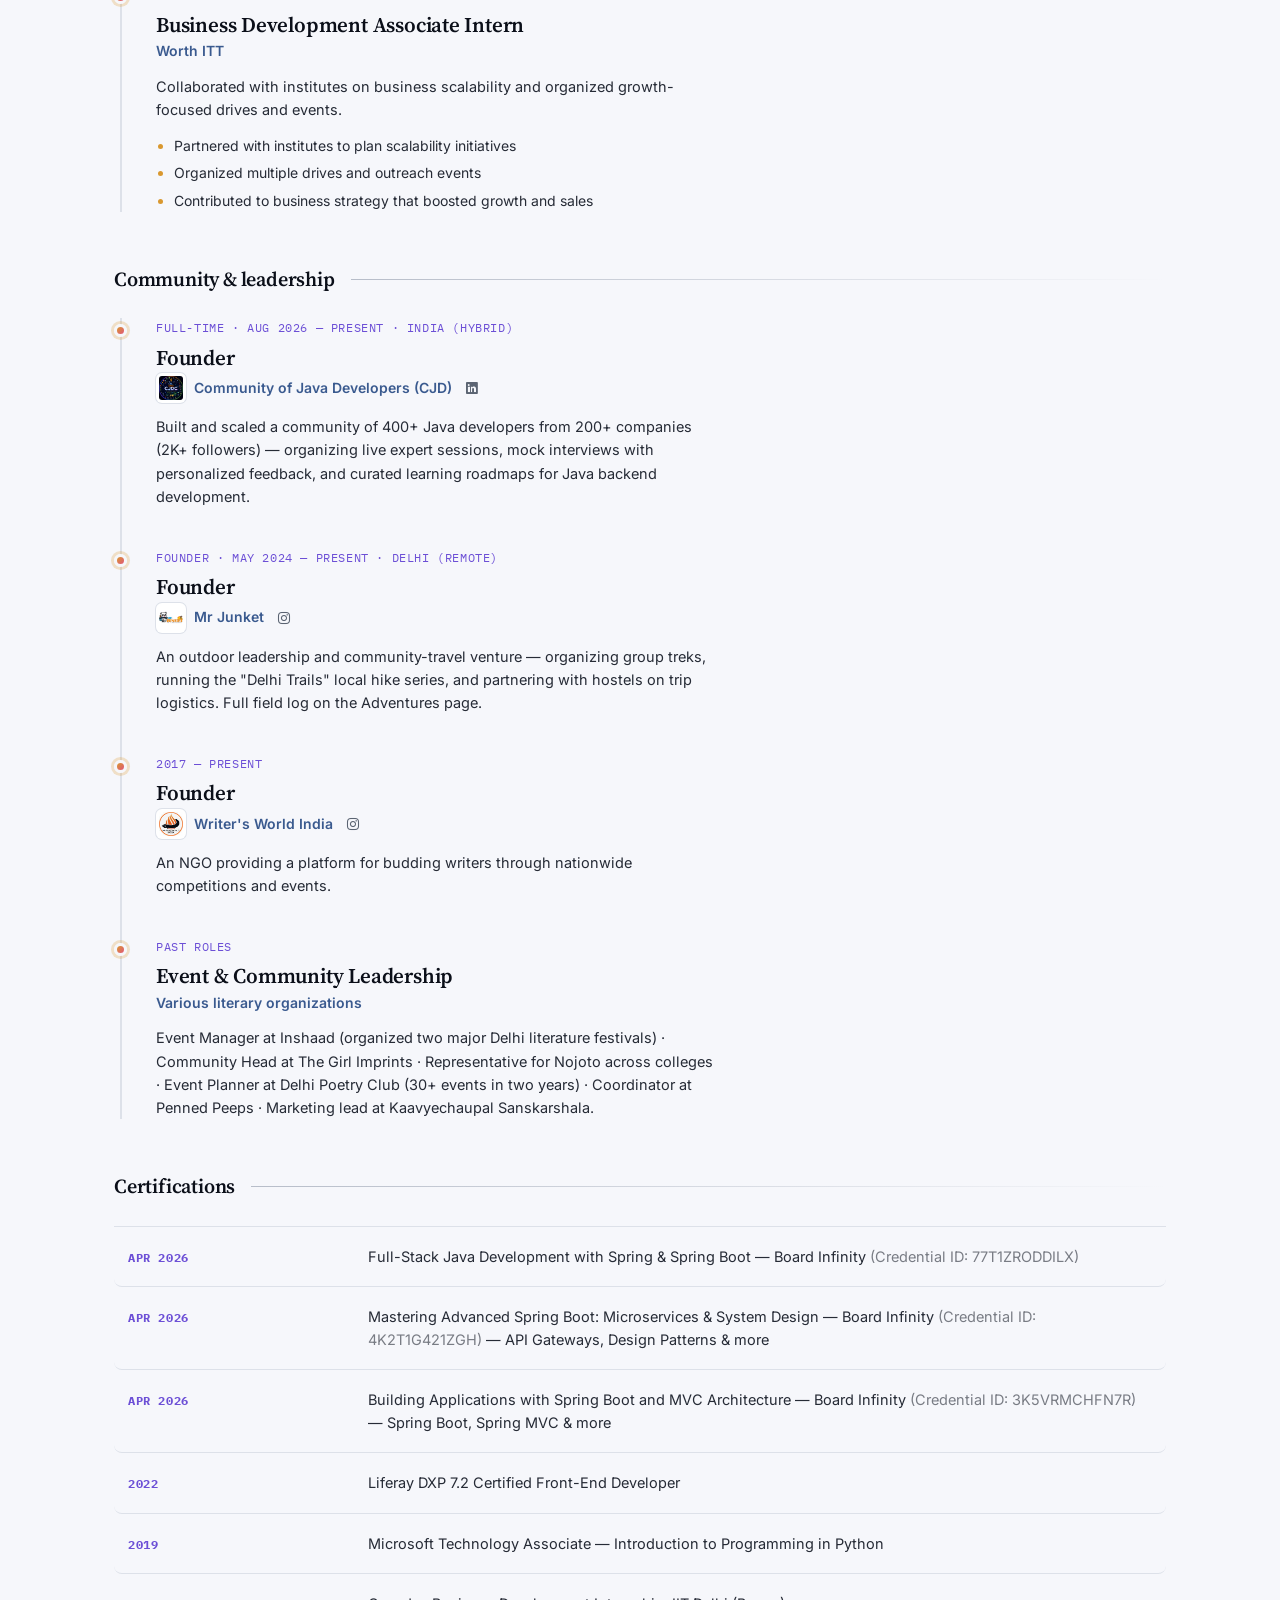
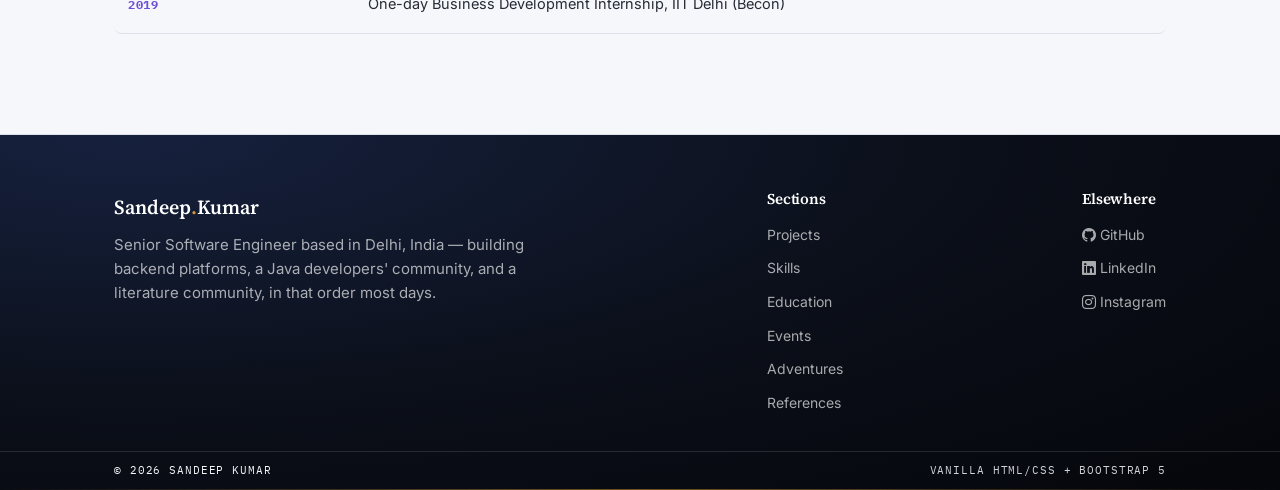
<file: experience.html>
<!DOCTYPE html>
<html lang="en">
<head>
  <meta charset="UTF-8" />
  <title>Experience — Sandeep Kumar</title>
  <meta name="viewport" content="width=device-width, initial-scale=1.0" />
  <meta name="description" content="Sandeep Kumar's work history — Senior Software Engineer at Infosys, prior enterprise roles, and community leadership." />
  <link rel="preconnect" href="https://fonts.googleapis.com" />
  <link href="https://fonts.googleapis.com/css2?family=Source+Serif+4:opsz,wght@8..60,400;8..60,600;8..60,700&family=Inter:wght@400;500;600&family=IBM+Plex+Mono:wght@400;500;600&display=swap" rel="stylesheet" />
  <link href="https://cdn.jsdelivr.net/npm/bootstrap@5.3.3/dist/css/bootstrap.min.css" rel="stylesheet">
  <link rel="stylesheet" href="https://cdn.jsdelivr.net/npm/bootstrap-icons@1.11.3/font/bootstrap-icons.min.css">
  <link rel="stylesheet" href="design-system.css" />
</head>
<body>

  <div class="doc-strip">
    <div class="container">
      <span>Portfolio · Rev. 2026</span>
      <div class="doc-strip__meta">
        <span>Status: Active</span>
        <span>Based: Delhi, IN</span>
        <a href="mailto:sandeepkr241998@gmail.com"><i class="bi bi-envelope"></i> sandeepkr241998@gmail.com</a>
      </div>
    </div>
  </div>

  <header class="masthead">
    <div class="container masthead__row">
      <a href="index.html" class="masthead__name">Sandeep<span>.</span>Kumar</a>
      <button class="nav-toggle" id="navToggle" aria-expanded="false" aria-controls="tabs"><i class="bi bi-list"></i> Menu</button>
      <ul class="tabs" id="tabs">
        <li><a href="index.html"><span class="tab-num">01</span>Home</a></li>
        <li><a href="experience.html" aria-current="page"><span class="tab-num">02</span>Experience</a></li>
        <li><a href="projects.html"><span class="tab-num">03</span>Projects</a></li>
        <li><a href="research.html"><span class="tab-num">04</span>Skills</a></li>
        <li><a href="education.html"><span class="tab-num">05</span>Education</a></li>
        <li><a href="event.html"><span class="tab-num">06</span>Events</a></li>
        <li><a href="adventures.html"><span class="tab-num">07</span>Adventures</a></li>
        <li><a href="reference.html"><span class="tab-num">08</span>References</a></li>
      </ul>
    </div>
  </header>

  <section class="page-cover">
    <span class="blob blob--blue" style="width:280px;height:280px;top:-100px;right:0;"></span>
    <div class="container">
      <div class="eyebrow">Section 02</div>
      <h1>Experience</h1>
      <p>Five-plus years across enterprise backend engineering and community leadership — the technical roles that pay the bills, and the organizations I built alongside them.</p>
      <div class="page-cover__foot">
        <a class="btn" href="assets/docs/Sandeep_Kr_Java_Developer_Resume_2026.pdf"><i class="bi bi-download"></i> Download resume</a>
        <a class="btn btn--ghost" href="https://www.linkedin.com/in/sandeep-kumar-7952b7162" target="_blank" rel="noreferrer">View on LinkedIn <i class="bi bi-arrow-up-right"></i></a>
      </div>
    </div>
  </section>

  <section class="section">
    <div class="container">

      <div class="subhead"><h3>Professional roles</h3></div>
      <div class="timeline">
        <div class="timeline__entry">
          <div class="timeline__meta">Current · Jul 2026 — Present</div>
          <h3>Senior Software Engineer</h3>
          <div class="timeline__org"><img class="org-logo" src="https://www.google.com/s2/favicons?domain=techmahindra.com&sz=64" alt="" loading="lazy" onerror="this.remove()">Tech Mahindra — client: AVIVA · Gurugram, Haryana (On-site)</div>
          <p>Building scalable Java/Spring Boot backend services for enterprise file processing and high-volume file transfer workflows.</p>
          <ul class="highlight-list">
            <li>Developed and optimized REST APIs for high-volume file transfer workflows in a multithreaded environment</li>
            <li>Implemented concurrent file processing using Java Virtual Threads, improving scalability and resource utilization</li>
            <li>Designed backend components handling 6+ lakh (600,000+) file transfers with a focus on performance and reliability</li>
            <li>Stack: Java 25 · Spring Boot · Multithreading · Wildfly · Swagger · REST &amp; SOAP APIs</li>
          </ul>
        </div>
        <div class="timeline__entry">
          <div class="timeline__meta">Oct 2024 — Jul 2026 · Noida, UP (Hybrid)</div>
          <h3>Senior Associate Consultant</h3>
          <div class="timeline__org"><img class="org-logo" src="https://www.google.com/s2/favicons?domain=infosys.com&sz=64" alt="" loading="lazy" onerror="this.remove()">Infosys — client: T-Mobile USA</div>
          <p>Contributed to enterprise application architecture and microservices-based planning for a major US telecom client.</p>
          <ul class="highlight-list">
            <li>Participated in knowledge-transfer sessions to align with enterprise architecture and Spring Boot best practices</li>
            <li>Contributed to technical documentation and code reviews to maintain high-quality deliverables</li>
            <li>Collaborated with team leads on microservices and scalable solutions for upcoming projects</li>
            <li>Stack: Spring Boot · Java 11 · Kafka · Docker · TypeScript · Swagger</li>
          </ul>
        </div>
        <div class="timeline__entry">
          <div class="timeline__meta">May 2021 — Sep 2024 · Noida <span style="opacity:.6;">(began as an apprenticeship, Aug – Nov 2021)</span></div>
          <h3>Solutions Developer</h3>
          <div class="timeline__org"><img class="org-logo" src="https://www.google.com/s2/favicons?domain=infoaxon.com&sz=64" alt="" loading="lazy" onerror="this.remove()">InfoAxon Technologies — client: HomeConnections UK</div>
          <p>Designed and enhanced Java-based enterprise applications, and played a core role on a company-wide UI revamp — including the Home Connections platform featured under Projects.</p>
          <ul class="highlight-list">
            <li>Designed and implemented Java-based solutions that enhanced functionality and performance of existing applications</li>
            <li>Collaborated cross-functionally with product, QA, and design to turn requirements into technical specs</li>
            <li>Core contributor to a company-wide UI revamp project, applying user-centered design principles</li>
            <li>Participated in code review, upholding coding standards and architectural guidelines</li>
          </ul>
        </div>
        <div class="timeline__entry">
          <div class="timeline__meta">Mar 2019 — May 2019</div>
          <h3>Business Development Associate Intern</h3>
          <div class="timeline__org">Worth ITT</div>
          <p>Collaborated with institutes on business scalability and organized growth-focused drives and events.</p>
          <ul class="highlight-list">
            <li>Partnered with institutes to plan scalability initiatives</li>
            <li>Organized multiple drives and outreach events</li>
            <li>Contributed to business strategy that boosted growth and sales</li>
          </ul>
        </div>
      </div>

      <div class="subhead"><h3>Community &amp; leadership</h3></div>
      <div class="timeline">
        <div class="timeline__entry">
          <div class="timeline__meta">Full-time · Aug 2026 — Present · India (Hybrid)</div>
          <h3>Founder</h3>
          <div class="timeline__org"><img class="org-logo" src="assets/images/logos/cjd-logo.jpg" alt="" loading="lazy" onerror="this.remove()">Community of Java Developers (CJD) <a href="https://www.linkedin.com/company/cjd-community/" target="_blank" rel="noreferrer" class="org-social-link" aria-label="CJD on LinkedIn"><i class="bi bi-linkedin"></i></a></div>
          <p>Built and scaled a community of 400+ Java developers from 200+ companies (2K+ followers) — organizing live expert sessions, mock interviews with personalized feedback, and curated learning roadmaps for Java backend development.</p>
        </div>
        <div class="timeline__entry">
          <div class="timeline__meta">Founder · May 2024 — Present · Delhi (Remote)</div>
          <h3>Founder</h3>
          <div class="timeline__org"><img class="org-logo" src="assets/images/logos/mr-junket-logo.jpg" alt="" loading="lazy" onerror="this.remove()">Mr Junket <a href="https://www.instagram.com/mr_junket?igsi=aDNsbHMycGdrYzUy" target="_blank" rel="noreferrer" class="org-social-link" aria-label="Mr Junket on Instagram"><i class="bi bi-instagram"></i></a></div>
          <p>An outdoor leadership and community-travel venture — organizing group treks, running the "Delhi Trails" local hike series, and partnering with hostels on trip logistics. Full field log on the <a href="adventures.html">Adventures page</a>.</p>
        </div>
        <div class="timeline__entry">
          <div class="timeline__meta">2017 — Present</div>
          <h3>Founder</h3>
          <div class="timeline__org"><img class="org-logo" src="assets/images/logos/writers-world-logo.jpg" alt="" loading="lazy" onerror="this.remove()">Writer's World India <a href="https://www.instagram.com/writers_world_india?igsi=azBrc2J2eG5tbDV4" target="_blank" rel="noreferrer" class="org-social-link" aria-label="Writer's World India on Instagram"><i class="bi bi-instagram"></i></a></div>
          <p>An NGO providing a platform for budding writers through nationwide competitions and events.</p>
        </div>
        <div class="timeline__entry">
          <div class="timeline__meta">Past roles</div>
          <h3>Event &amp; Community Leadership</h3>
          <div class="timeline__org">Various literary organizations</div>
          <p>Event Manager at Inshaad (organized two major Delhi literature festivals) · Community Head at The Girl Imprints · Representative for Nojoto across colleges · Event Planner at Delhi Poetry Club (30+ events in two years) · Coordinator at Penned Peeps · Marketing lead at Kaavyechaupal Sanskarshala.</p>
        </div>
      </div>

      <div class="subhead"><h3>Certifications</h3></div>
      <dl class="ledger">
        <div class="ledger__row">
          <dt>Apr 2026</dt>
          <dd>Full-Stack Java Development with Spring &amp; Spring Boot — Board Infinity <span style="opacity:.6;">(Credential ID: 77T1ZRODDILX)</span></dd>
        </div>
        <div class="ledger__row">
          <dt>Apr 2026</dt>
          <dd>Mastering Advanced Spring Boot: Microservices &amp; System Design — Board Infinity <span style="opacity:.6;">(Credential ID: 4K2T1G421ZGH)</span> — API Gateways, Design Patterns &amp; more</dd>
        </div>
        <div class="ledger__row">
          <dt>Apr 2026</dt>
          <dd>Building Applications with Spring Boot and MVC Architecture — Board Infinity <span style="opacity:.6;">(Credential ID: 3K5VRMCHFN7R)</span> — Spring Boot, Spring MVC &amp; more</dd>
        </div>
        <div class="ledger__row">
          <dt>2022</dt>
          <dd>Liferay DXP 7.2 Certified Front-End Developer</dd>
        </div>
        <div class="ledger__row">
          <dt>2019</dt>
          <dd>Microsoft Technology Associate — Introduction to Programming in Python</dd>
        </div>
        <div class="ledger__row">
          <dt>2019</dt>
          <dd>One-day Business Development Internship, IIT Delhi (Becon)</dd>
        </div>
      </dl>

    </div>
  </section>

  <footer class="site-footer">
    <div class="container">
      <div class="site-footer__grid">
        <div>
          <div class="masthead__name">Sandeep<span>.</span>Kumar</div>
          <p class="section__intro" style="margin-top:10px; color:rgba(255,255,255,.65);">Senior Software Engineer based in Delhi, India — building backend platforms, a Java developers' community, and a literature community, in that order most days.</p>
        </div>
        <div>
          <h4>Sections</h4>
          <ul class="footer-links">
            <li><a href="projects.html">Projects</a></li>
            <li><a href="research.html">Skills</a></li>
            <li><a href="education.html">Education</a></li>
            <li><a href="event.html">Events</a></li>
            <li><a href="adventures.html">Adventures</a></li>
            <li><a href="reference.html">References</a></li>
          </ul>
        </div>
        <div>
          <h4>Elsewhere</h4>
          <ul class="footer-links">
            <li><a href="https://github.com/sandeep2412" target="_blank" rel="noreferrer"><i class="bi bi-github"></i> GitHub</a></li>
            <li><a href="https://www.linkedin.com/in/sandeep-kumar-7952b7162" target="_blank" rel="noreferrer"><i class="bi bi-linkedin"></i> LinkedIn</a></li>
            <li><a href="https://www.instagram.com/sagacious_sandeep?igsi=NzAwZzFtMDduOHA%3D&utm_source=qr" target="_blank" rel="noreferrer"><i class="bi bi-instagram"></i> Instagram</a></li>
          </ul>
        </div>
      </div>
    </div>
    <div class="doc-strip">
      <div class="container">
        <span>© 2026 Sandeep Kumar</span>
        <div class="doc-strip__meta"><span>Vanilla HTML/CSS + Bootstrap 5</span></div>
      </div>
    </div>
  </footer>

  <script src="script.js"></script>
</body>
</html>
</file>
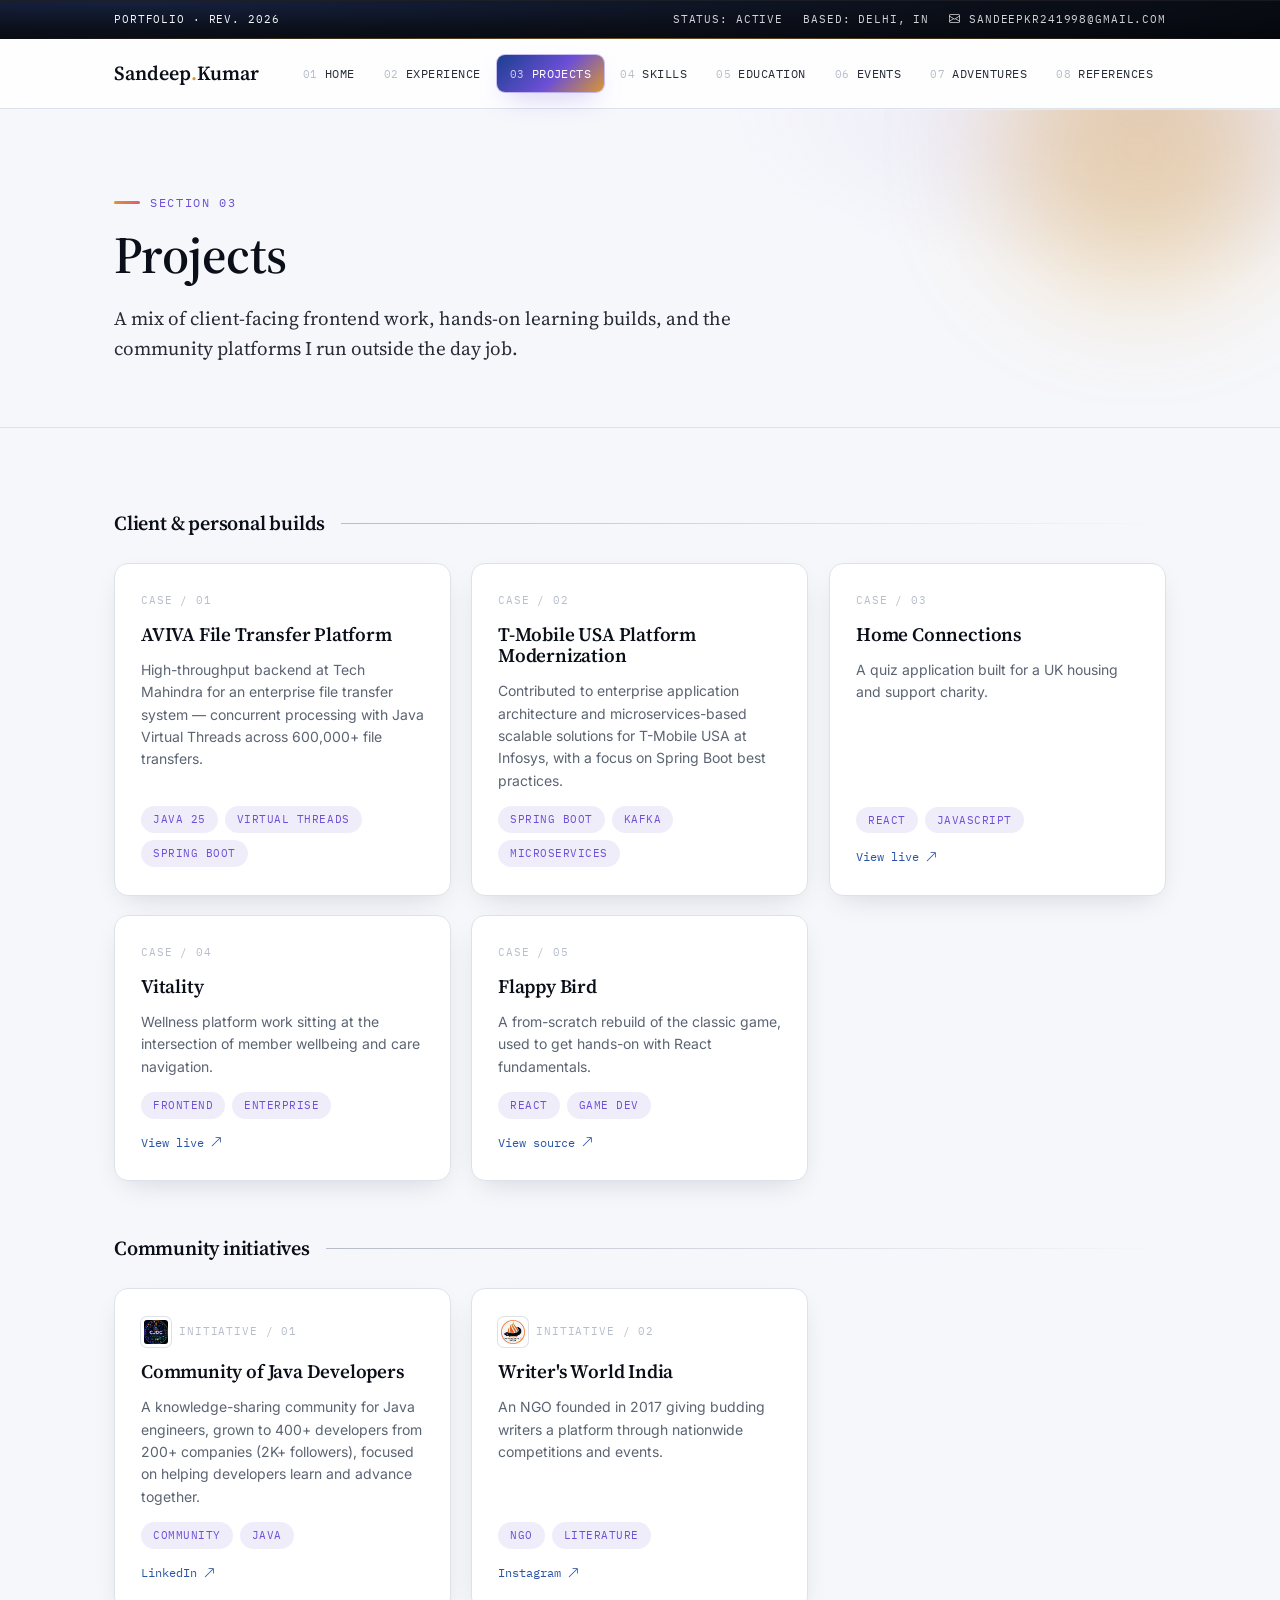
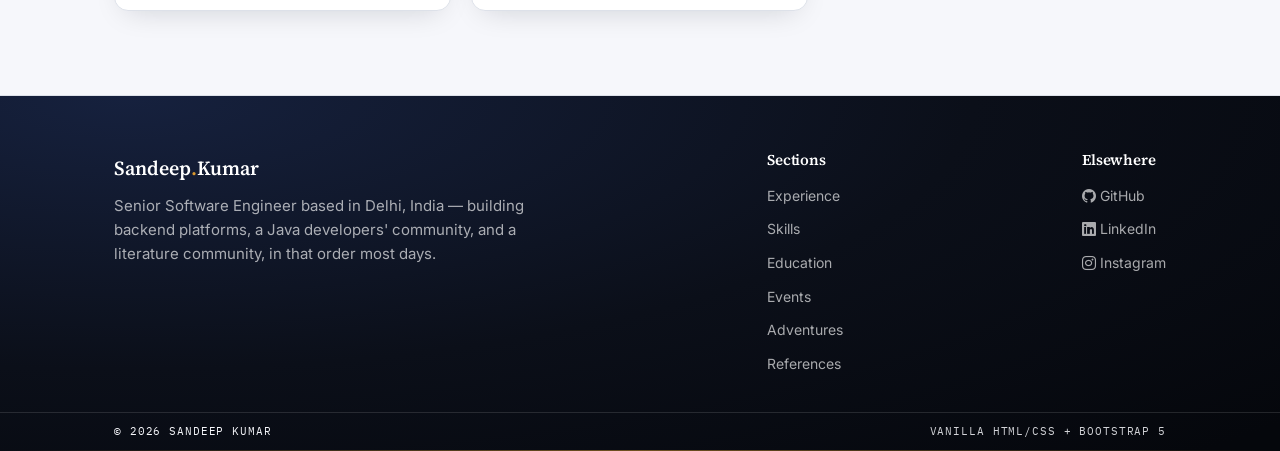
<file: projects.html>
<!DOCTYPE html>
<html lang="en">
<head>
  <meta charset="UTF-8" />
  <title>Projects — Sandeep Kumar</title>
  <meta name="viewport" content="width=device-width, initial-scale=1.0" />
  <meta name="description" content="Selected engineering projects and community initiatives by Sandeep Kumar." />
  <link rel="preconnect" href="https://fonts.googleapis.com" />
  <link href="https://fonts.googleapis.com/css2?family=Source+Serif+4:opsz,wght@8..60,400;8..60,600;8..60,700&family=Inter:wght@400;500;600&family=IBM+Plex+Mono:wght@400;500;600&display=swap" rel="stylesheet" />
  <link href="https://cdn.jsdelivr.net/npm/bootstrap@5.3.3/dist/css/bootstrap.min.css" rel="stylesheet">
  <link rel="stylesheet" href="https://cdn.jsdelivr.net/npm/bootstrap-icons@1.11.3/font/bootstrap-icons.min.css">
  <link rel="stylesheet" href="design-system.css" />
</head>
<body>

  <div class="doc-strip">
    <div class="container">
      <span>Portfolio · Rev. 2026</span>
      <div class="doc-strip__meta">
        <span>Status: Active</span>
        <span>Based: Delhi, IN</span>
        <a href="mailto:sandeepkr241998@gmail.com"><i class="bi bi-envelope"></i> sandeepkr241998@gmail.com</a>
      </div>
    </div>
  </div>

  <header class="masthead">
    <div class="container masthead__row">
      <a href="index.html" class="masthead__name">Sandeep<span>.</span>Kumar</a>
      <button class="nav-toggle" id="navToggle" aria-expanded="false" aria-controls="tabs"><i class="bi bi-list"></i> Menu</button>
      <ul class="tabs" id="tabs">
        <li><a href="index.html"><span class="tab-num">01</span>Home</a></li>
        <li><a href="experience.html"><span class="tab-num">02</span>Experience</a></li>
        <li><a href="projects.html" aria-current="page"><span class="tab-num">03</span>Projects</a></li>
        <li><a href="research.html"><span class="tab-num">04</span>Skills</a></li>
        <li><a href="education.html"><span class="tab-num">05</span>Education</a></li>
        <li><a href="event.html"><span class="tab-num">06</span>Events</a></li>
        <li><a href="adventures.html"><span class="tab-num">07</span>Adventures</a></li>
        <li><a href="reference.html"><span class="tab-num">08</span>References</a></li>
      </ul>
    </div>
  </header>

  <section class="page-cover">
    <span class="blob blob--amber" style="width:280px;height:280px;top:-100px;right:0;"></span>
    <div class="container">
      <div class="eyebrow">Section 03</div>
      <h1>Projects</h1>
      <p>A mix of client-facing frontend work, hands-on learning builds, and the community platforms I run outside the day job.</p>
    </div>
  </section>

  <section class="section">
    <div class="container">
      <div class="subhead"><h3>Client &amp; personal builds</h3></div>
      <div class="grid">
        <div class="case-card">
          <div class="case-card__id" style="display:flex;align-items:center;gap:8px;"><img class="org-logo" src="https://www.google.com/s2/favicons?domain=techmahindra.com&sz=64" alt="" loading="lazy" onerror="this.remove()">CASE / 01</div>
          <h3>AVIVA File Transfer Platform</h3>
          <p>High-throughput backend at Tech Mahindra for an enterprise file transfer system — concurrent processing with Java Virtual Threads across 600,000+ file transfers.</p>
          <div class="tag-list"><span class="tag">Java 25</span><span class="tag">Virtual Threads</span><span class="tag">Spring Boot</span></div>
        </div>
        <div class="case-card">
          <div class="case-card__id" style="display:flex;align-items:center;gap:8px;"><img class="org-logo" src="https://www.google.com/s2/favicons?domain=infosys.com&sz=64" alt="" loading="lazy" onerror="this.remove()">CASE / 02</div>
          <h3>T-Mobile USA Platform Modernization</h3>
          <p>Contributed to enterprise application architecture and microservices-based scalable solutions for T-Mobile USA at Infosys, with a focus on Spring Boot best practices.</p>
          <div class="tag-list"><span class="tag">Spring Boot</span><span class="tag">Kafka</span><span class="tag">Microservices</span></div>
        </div>
        <div class="case-card">
          <div class="case-card__id" style="display:flex;align-items:center;gap:8px;"><img class="org-logo" src="https://www.google.com/s2/favicons?domain=homeconnections.org.uk&sz=64" alt="" loading="lazy" onerror="this.remove()">CASE / 03</div>
          <h3>Home Connections</h3>
          <p>A quiz application built for a UK housing and support charity.</p>
          <div class="tag-list"><span class="tag">React</span><span class="tag">JavaScript</span></div>
          <a class="case-card__link" href="https://homeconnections.org.uk/" target="_blank" rel="noreferrer">View live <i class="bi bi-arrow-up-right"></i></a>
        </div>
        <div class="case-card">
          <div class="case-card__id" style="display:flex;align-items:center;gap:8px;"><img class="org-logo" src="https://www.google.com/s2/favicons?domain=vitalitygroup.com&sz=64" alt="" loading="lazy" onerror="this.remove()">CASE / 04</div>
          <h3>Vitality</h3>
          <p>Wellness platform work sitting at the intersection of member wellbeing and care navigation.</p>
          <div class="tag-list"><span class="tag">Frontend</span><span class="tag">Enterprise</span></div>
          <a class="case-card__link" href="https://www.vitalitygroup.com/" target="_blank" rel="noreferrer">View live <i class="bi bi-arrow-up-right"></i></a>
        </div>
        <div class="case-card">
          <div class="case-card__id">CASE / 05</div>
          <h3>Flappy Bird</h3>
          <p>A from-scratch rebuild of the classic game, used to get hands-on with React fundamentals.</p>
          <div class="tag-list"><span class="tag">React</span><span class="tag">Game Dev</span></div>
          <a class="case-card__link" href="https://github.com/sandeep2412" target="_blank" rel="noreferrer">View source <i class="bi bi-arrow-up-right"></i></a>
        </div>
      </div>

      <div class="subhead"><h3>Community initiatives</h3></div>
      <div class="grid">
        <div class="case-card">
          <div class="case-card__id" style="display:flex;align-items:center;gap:8px;"><img class="org-logo" src="assets/images/logos/cjd-logo.jpg" alt="" loading="lazy" onerror="this.remove()">INITIATIVE / 01</div>
          <h3>Community of Java Developers</h3>
          <p>A knowledge-sharing community for Java engineers, grown to 400+ developers from 200+ companies (2K+ followers), focused on helping developers learn and advance together.</p>
          <div class="tag-list"><span class="tag">Community</span><span class="tag">Java</span></div>
          <a class="case-card__link" href="https://www.linkedin.com/company/cjd-community/" target="_blank" rel="noreferrer">LinkedIn <i class="bi bi-arrow-up-right"></i></a>
        </div>
        <div class="case-card">
          <div class="case-card__id" style="display:flex;align-items:center;gap:8px;"><img class="org-logo" src="assets/images/logos/writers-world-logo.jpg" alt="" loading="lazy" onerror="this.remove()">INITIATIVE / 02</div>
          <h3>Writer's World India</h3>
          <p>An NGO founded in 2017 giving budding writers a platform through nationwide competitions and events.</p>
          <div class="tag-list"><span class="tag">NGO</span><span class="tag">Literature</span></div>
          <a class="case-card__link" href="https://www.instagram.com/writers_world_india?igsi=azBrc2J2eG5tbDV4" target="_blank" rel="noreferrer">Instagram <i class="bi bi-arrow-up-right"></i></a>
        </div>
      </div>
    </div>
  </section>

  <footer class="site-footer">
    <div class="container">
      <div class="site-footer__grid">
        <div>
          <div class="masthead__name">Sandeep<span>.</span>Kumar</div>
          <p class="section__intro" style="margin-top:10px; color:rgba(255,255,255,.65);">Senior Software Engineer based in Delhi, India — building backend platforms, a Java developers' community, and a literature community, in that order most days.</p>
        </div>
        <div>
          <h4>Sections</h4>
          <ul class="footer-links">
            <li><a href="experience.html">Experience</a></li>
            <li><a href="research.html">Skills</a></li>
            <li><a href="education.html">Education</a></li>
            <li><a href="event.html">Events</a></li>
            <li><a href="adventures.html">Adventures</a></li>
            <li><a href="reference.html">References</a></li>
          </ul>
        </div>
        <div>
          <h4>Elsewhere</h4>
          <ul class="footer-links">
            <li><a href="https://github.com/sandeep2412" target="_blank" rel="noreferrer"><i class="bi bi-github"></i> GitHub</a></li>
            <li><a href="https://www.linkedin.com/in/sandeep-kumar-7952b7162" target="_blank" rel="noreferrer"><i class="bi bi-linkedin"></i> LinkedIn</a></li>
            <li><a href="https://www.instagram.com/sagacious_sandeep?igsi=NzAwZzFtMDduOHA%3D&utm_source=qr" target="_blank" rel="noreferrer"><i class="bi bi-instagram"></i> Instagram</a></li>
          </ul>
        </div>
      </div>
    </div>
    <div class="doc-strip">
      <div class="container">
        <span>© 2026 Sandeep Kumar</span>
        <div class="doc-strip__meta"><span>Vanilla HTML/CSS + Bootstrap 5</span></div>
      </div>
    </div>
  </footer>

  <script src="script.js"></script>
</body>
</html>
</file>
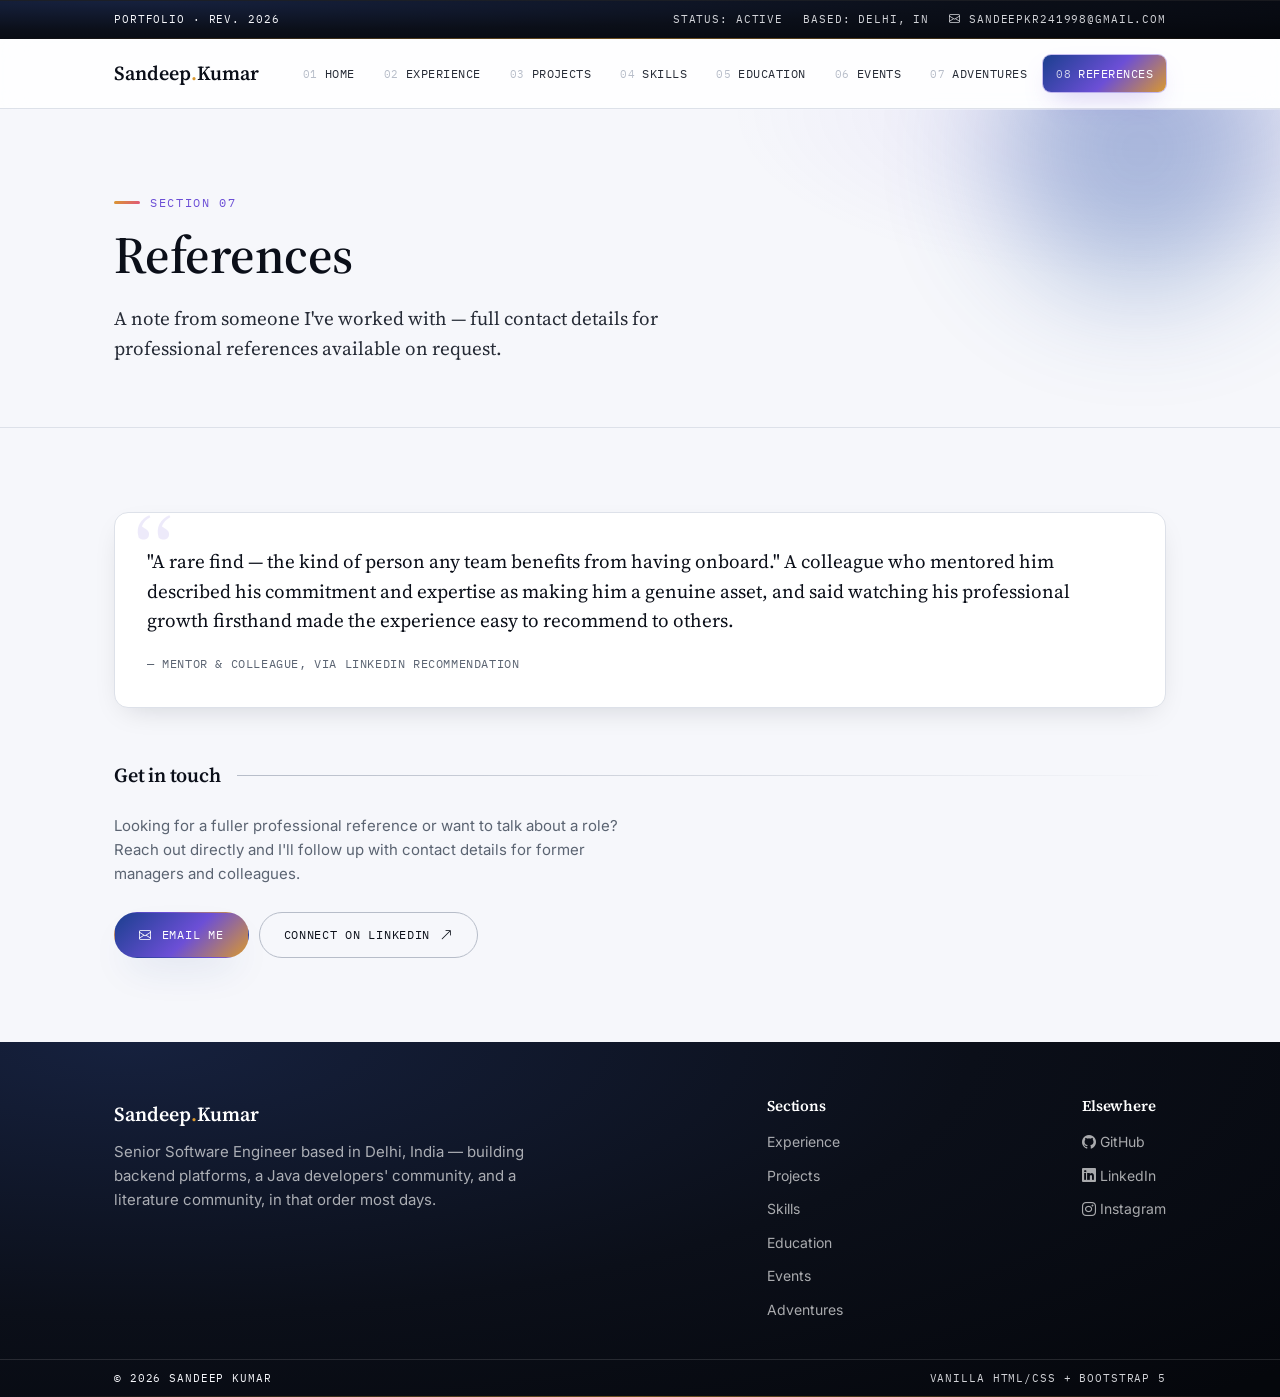
<file: reference.html>
<!DOCTYPE html>
<html lang="en">
<head>
  <meta charset="UTF-8" />
  <title>References — Sandeep Kumar</title>
  <meta name="viewport" content="width=device-width, initial-scale=1.0" />
  <meta name="description" content="What colleagues and mentors say about working with Sandeep Kumar." />
  <link rel="preconnect" href="https://fonts.googleapis.com" />
  <link href="https://fonts.googleapis.com/css2?family=Source+Serif+4:opsz,wght@8..60,400;8..60,600;8..60,700&family=Inter:wght@400;500;600&family=IBM+Plex+Mono:wght@400;500;600&display=swap" rel="stylesheet" />
  <link href="https://cdn.jsdelivr.net/npm/bootstrap@5.3.3/dist/css/bootstrap.min.css" rel="stylesheet">
  <link rel="stylesheet" href="https://cdn.jsdelivr.net/npm/bootstrap-icons@1.11.3/font/bootstrap-icons.min.css">
  <link rel="stylesheet" href="design-system.css" />
</head>
<body>

  <div class="doc-strip">
    <div class="container">
      <span>Portfolio · Rev. 2026</span>
      <div class="doc-strip__meta">
        <span>Status: Active</span>
        <span>Based: Delhi, IN</span>
        <a href="mailto:sandeepkr241998@gmail.com"><i class="bi bi-envelope"></i> sandeepkr241998@gmail.com</a>
      </div>
    </div>
  </div>

  <header class="masthead">
    <div class="container masthead__row">
      <a href="index.html" class="masthead__name">Sandeep<span>.</span>Kumar</a>
      <button class="nav-toggle" id="navToggle" aria-expanded="false" aria-controls="tabs"><i class="bi bi-list"></i> Menu</button>
      <ul class="tabs" id="tabs">
        <li><a href="index.html"><span class="tab-num">01</span>Home</a></li>
        <li><a href="experience.html"><span class="tab-num">02</span>Experience</a></li>
        <li><a href="projects.html"><span class="tab-num">03</span>Projects</a></li>
        <li><a href="research.html"><span class="tab-num">04</span>Skills</a></li>
        <li><a href="education.html"><span class="tab-num">05</span>Education</a></li>
        <li><a href="event.html"><span class="tab-num">06</span>Events</a></li>
        <li><a href="adventures.html"><span class="tab-num">07</span>Adventures</a></li>
        <li><a href="reference.html" aria-current="page"><span class="tab-num">08</span>References</a></li>
      </ul>
    </div>
  </header>

  <section class="page-cover">
    <span class="blob blob--blue" style="width:280px;height:280px;top:-100px;right:0;"></span>
    <div class="container">
      <div class="eyebrow">Section 07</div>
      <h1>References</h1>
      <p>A note from someone I've worked with — full contact details for professional references available on request.</p>
    </div>
  </section>

  <section class="section" style="border-bottom:none;">
    <div class="container">
      <div class="testimonial">
        <blockquote>"A rare find — the kind of person any team benefits from having onboard." A colleague who mentored him described his commitment and expertise as making him a genuine asset, and said watching his professional growth firsthand made the experience easy to recommend to others.</blockquote>
        <cite>— Mentor &amp; Colleague, via LinkedIn Recommendation</cite>
      </div>

      <div class="subhead"><h3>Get in touch</h3></div>
      <p class="section__intro" style="max-width: 60ch;">Looking for a fuller professional reference or want to talk about a role? Reach out directly and I'll follow up with contact details for former managers and colleagues.</p>
      <div class="page-cover__foot">
        <a class="btn" href="mailto:sandeepkr241998@gmail.com"><i class="bi bi-envelope"></i> Email me</a>
        <a class="btn btn--ghost" href="https://www.linkedin.com/in/sandeep-kumar-7952b7162" target="_blank" rel="noreferrer">Connect on LinkedIn <i class="bi bi-arrow-up-right"></i></a>
      </div>
    </div>
  </section>

  <footer class="site-footer">
    <div class="container">
      <div class="site-footer__grid">
        <div>
          <div class="masthead__name">Sandeep<span>.</span>Kumar</div>
          <p class="section__intro" style="margin-top:10px; color:rgba(255,255,255,.65);">Senior Software Engineer based in Delhi, India — building backend platforms, a Java developers' community, and a literature community, in that order most days.</p>
        </div>
        <div>
          <h4>Sections</h4>
          <ul class="footer-links">
            <li><a href="experience.html">Experience</a></li>
            <li><a href="projects.html">Projects</a></li>
            <li><a href="research.html">Skills</a></li>
            <li><a href="education.html">Education</a></li>
            <li><a href="event.html">Events</a></li>
            <li><a href="adventures.html">Adventures</a></li>
          </ul>
        </div>
        <div>
          <h4>Elsewhere</h4>
          <ul class="footer-links">
            <li><a href="https://github.com/sandeep2412" target="_blank" rel="noreferrer"><i class="bi bi-github"></i> GitHub</a></li>
            <li><a href="https://www.linkedin.com/in/sandeep-kumar-7952b7162" target="_blank" rel="noreferrer"><i class="bi bi-linkedin"></i> LinkedIn</a></li>
            <li><a href="https://www.instagram.com/sagacious_sandeep?igsi=NzAwZzFtMDduOHA%3D&utm_source=qr" target="_blank" rel="noreferrer"><i class="bi bi-instagram"></i> Instagram</a></li>
          </ul>
        </div>
      </div>
    </div>
    <div class="doc-strip">
      <div class="container">
        <span>© 2026 Sandeep Kumar</span>
        <div class="doc-strip__meta"><span>Vanilla HTML/CSS + Bootstrap 5</span></div>
      </div>
    </div>
  </footer>

  <script src="script.js"></script>
</body>
</html>
</file>
<file: design-system.css>
/* ============================================================
   DESIGN SYSTEM — "Dossier" v2
   Corporate-report bones + modern color, glow and motion.
   Serif for editorial weight, mono for document metadata,
   sans for body copy. Built for Sandeep Kumar's portfolio.
   Layers on top of Bootstrap 5 (loaded first in each page).
   ============================================================ */

:root {
  /* --- Color: base --- */
  --ink: #0b0f19;
  --ink-soft: #262b36;
  --paper: #f6f7fb;
  --paper-raised: #ffffff;
  --hairline: #dde1e9;
  --hairline-strong: #b7bdc9;
  --muted: #5b6472;

  /* --- Color: accents --- */
  --ledger-blue: #2954a6;
  --ledger-blue-soft: #3a5a8f;
  --violet: #6c4fd6;
  --signal-amber: #d9982f;
  --teal: #14b8a6;
  --rose: #e0567a;

  /* --- Gradients --- */
  --grad-primary: linear-gradient(135deg, #1b3f8f 0%, #6c4fd6 55%, #d9982f 100%);
  --grad-dark: radial-gradient(120% 140% at 10% 0%, #16213e 0%, #0b0f19 55%, #05070c 100%);
  --grad-amber: linear-gradient(135deg, #d9982f 0%, #e0567a 100%);

  /* --- Shadow / glow --- */
  --shadow-soft: 0 10px 30px -12px rgba(11, 15, 25, 0.18);
  --shadow-card: 0 18px 40px -16px rgba(27, 63, 143, 0.22);
  --glow-amber: 0 0 0 1px rgba(217, 152, 47, 0.35), 0 12px 28px -10px rgba(217, 152, 47, 0.45);
  --glow-violet: 0 0 0 1px rgba(108, 79, 214, 0.35), 0 12px 28px -10px rgba(108, 79, 214, 0.4);

  /* --- Type --- */
  --font-display: "Source Serif 4", Georgia, serif;
  --font-body: "Inter", -apple-system, BlinkMacSystemFont, sans-serif;
  --font-mono: "IBM Plex Mono", "SFMono-Regular", Consolas, monospace;

  /* --- Layout --- */
  --gutter: clamp(20px, 5vw, 64px);
  --max-width: 1180px;
  --radius: 14px;
  --radius-sm: 8px;
  --radius-pill: 999px;
}

* {
  box-sizing: border-box;
}

html {
  scroll-behavior: smooth;
}

@media (prefers-reduced-motion: reduce) {
  html {
    scroll-behavior: auto;
  }
  *,
  *::before,
  *::after {
    animation-duration: 0.001ms !important;
    animation-iteration-count: 1 !important;
    transition-duration: 0.001ms !important;
  }
}

body {
  margin: 0;
  background: var(--paper);
  color: var(--ink);
  font-family: var(--font-body);
  font-size: 16px;
  line-height: 1.6;
  -webkit-font-smoothing: antialiased;
  overflow-x: hidden;
}

h1, h2, h3, h4 {
  font-family: var(--font-display);
  font-weight: 600;
  line-height: 1.12;
  margin: 0;
  color: var(--ink);
  letter-spacing: -0.01em;
}

p {
  margin: 0;
}

a {
  color: inherit;
  text-decoration: none;
}

img {
  max-width: 100%;
  display: block;
}

:focus-visible {
  outline: 2px solid var(--violet);
  outline-offset: 3px;
  border-radius: 4px;
}

.container {
  max-width: var(--max-width);
  margin: 0 auto;
  padding-left: var(--gutter);
  padding-right: var(--gutter);
  position: relative;
}

/* ---------- Gradient text utility ---------- */

.grad-text {
  background: var(--grad-primary);
  -webkit-background-clip: text;
  background-clip: text;
  color: transparent;
}

/* ---------- Document control strip (signature element) ---------- */

.doc-strip {
  background: var(--grad-dark);
  color: var(--paper);
  border-top: 1px solid rgba(255, 255, 255, 0.08);
  position: relative;
  overflow: hidden;
}

.doc-strip::before {
  content: "";
  position: absolute;
  inset: 0;
  background: linear-gradient(90deg, transparent, rgba(217, 152, 47, 0.5), transparent);
  height: 1px;
  bottom: 0;
  top: auto;
}

.doc-strip .container {
  display: flex;
  justify-content: space-between;
  align-items: center;
  flex-wrap: wrap;
  gap: 8px 24px;
  padding-top: 10px;
  padding-bottom: 10px;
  font-family: var(--font-mono);
  font-size: 11px;
  letter-spacing: 0.08em;
  text-transform: uppercase;
}

.doc-strip .doc-strip__meta {
  display: flex;
  gap: 20px;
  flex-wrap: wrap;
  opacity: 0.85;
}

.doc-strip a {
  transition: color 0.15s ease;
}

.doc-strip a:hover {
  color: var(--signal-amber);
}

/* ---------- Eyebrow / mono labels ---------- */

.eyebrow {
  font-family: var(--font-mono);
  font-size: 12px;
  letter-spacing: 0.14em;
  text-transform: uppercase;
  color: var(--violet);
  display: flex;
  align-items: center;
  gap: 10px;
}

.eyebrow::before {
  content: "";
  width: 26px;
  height: 3px;
  border-radius: 3px;
  background: var(--grad-amber);
  display: inline-block;
}

/* ---------- Top navigation (numbered tabs) ---------- */

.masthead {
  background: rgba(255, 255, 255, 0.82);
  backdrop-filter: blur(14px) saturate(1.4);
  -webkit-backdrop-filter: blur(14px) saturate(1.4);
  border-bottom: 1px solid var(--hairline);
  position: sticky;
  top: 0;
  z-index: 40;
  transition: box-shadow 0.25s ease, background 0.25s ease;
}

.masthead.is-scrolled {
  box-shadow: 0 8px 24px -12px rgba(11, 15, 25, 0.18);
  background: rgba(255, 255, 255, 0.92);
}

.masthead__row {
  display: flex;
  align-items: center;
  justify-content: space-between;
  padding-top: 16px;
  padding-bottom: 16px;
  gap: 20px;
}

.masthead__name {
  font-family: var(--font-display);
  font-size: 20px;
  font-weight: 600;
}

.masthead__name span {
  color: var(--signal-amber);
}

.tabs {
  display: flex;
  list-style: none;
  margin: 0;
  padding: 0;
  gap: 3px;
  flex-wrap: wrap;
}

.tabs a {
  position: relative;
  display: flex;
  align-items: baseline;
  gap: 7px;
  font-family: var(--font-mono);
  font-size: 12px;
  letter-spacing: 0.04em;
  text-transform: uppercase;
  padding: 9px 13px;
  border-radius: var(--radius-sm);
  color: var(--ink-soft);
  transition: color 0.15s ease, background 0.2s ease, transform 0.15s ease;
}

.tabs a .tab-num {
  color: var(--hairline-strong);
  font-size: 11px;
}

.tabs a:hover {
  color: var(--violet);
  background: rgba(108, 79, 214, 0.08);
  transform: translateY(-1px);
}

.tabs a[aria-current="page"] {
  color: var(--paper-raised);
  background: var(--grad-primary);
  box-shadow: var(--glow-violet);
}

.tabs a[aria-current="page"] .tab-num {
  color: rgba(255, 255, 255, 0.75);
}

.nav-toggle {
  display: none;
  font-family: var(--font-mono);
  font-size: 12px;
  text-transform: uppercase;
  letter-spacing: 0.08em;
  background: none;
  border: 1px solid var(--hairline-strong);
  border-radius: var(--radius-sm);
  padding: 8px 12px;
  cursor: pointer;
  color: var(--ink);
}

@media (max-width: 860px) {
  .tabs {
    display: none;
    width: 100%;
    flex-direction: column;
    border-top: 1px solid var(--hairline);
    padding-top: 10px;
  }
  .tabs.is-open {
    display: flex;
  }
  .masthead__row {
    flex-wrap: wrap;
  }
  .nav-toggle {
    display: block;
  }
}

/* ---------- Buttons ---------- */

.btn {
  display: inline-flex;
  align-items: center;
  gap: 10px;
  font-family: var(--font-mono);
  font-size: 12px;
  letter-spacing: 0.06em;
  text-transform: uppercase;
  padding: 13px 24px;
  border: 1px solid transparent;
  border-radius: var(--radius-pill);
  background: var(--grad-primary);
  color: #fff;
  box-shadow: var(--shadow-card);
  transition: transform 0.2s ease, box-shadow 0.2s ease, filter 0.2s ease;
}

.btn:hover {
  transform: translateY(-2px) scale(1.02);
  filter: brightness(1.08);
  box-shadow: var(--glow-violet);
  color: #fff;
}

.btn--ghost {
  background: transparent;
  color: var(--ink);
  border-color: var(--hairline-strong);
  box-shadow: none;
}

.btn--ghost:hover {
  background: var(--ink);
  color: var(--paper);
  border-color: var(--ink);
  box-shadow: var(--shadow-soft);
}

/* ---------- Decorative gradient blobs ---------- */

.blob {
  position: absolute;
  border-radius: 50%;
  filter: blur(60px);
  opacity: 0.35;
  z-index: 0;
  pointer-events: none;
  animation: float-blob 12s ease-in-out infinite;
}

.blob--violet { background: var(--violet); }
.blob--amber { background: var(--signal-amber); }
.blob--blue { background: var(--ledger-blue); }

@keyframes float-blob {
  0%, 100% { transform: translate(0, 0) scale(1); }
  50% { transform: translate(20px, -24px) scale(1.08); }
}

/* ---------- Hero / cover ---------- */

.cover {
  position: relative;
  overflow: hidden;
  padding-top: clamp(56px, 9vw, 108px);
  padding-bottom: clamp(56px, 9vw, 96px);
  border-bottom: 1px solid var(--hairline);
  background:
    radial-gradient(60% 80% at 85% 0%, rgba(108, 79, 214, 0.10) 0%, transparent 60%),
    radial-gradient(50% 60% at 0% 100%, rgba(217, 152, 47, 0.12) 0%, transparent 60%),
    var(--paper);
}

.cover__grid {
  position: relative;
  z-index: 1;
  display: grid;
  grid-template-columns: 1.6fr 1fr;
  gap: clamp(28px, 6vw, 64px);
  align-items: end;
}

.cover h1 {
  font-size: clamp(40px, 6vw, 68px);
  margin-top: 18px;
}

.cover__role {
  font-family: var(--font-mono);
  font-size: 15px;
  color: var(--muted);
  margin-top: 14px;
}

.cover__lede {
  font-family: var(--font-display);
  font-size: clamp(18px, 2vw, 22px);
  line-height: 1.5;
  color: var(--ink-soft);
  margin-top: 22px;
  max-width: 54ch;
}

.info-block {
  border: 1px solid rgba(255, 255, 255, 0.6);
  background: rgba(255, 255, 255, 0.65);
  backdrop-filter: blur(10px);
  -webkit-backdrop-filter: blur(10px);
  border-radius: var(--radius);
  padding: 24px 26px;
  box-shadow: var(--shadow-soft);
}

.info-block dl {
  margin: 0;
  display: grid;
  grid-template-columns: auto 1fr;
  gap: 12px 16px;
}

.info-block dt {
  font-family: var(--font-mono);
  font-size: 11px;
  letter-spacing: 0.06em;
  text-transform: uppercase;
  color: var(--muted);
  align-self: center;
}

.info-block dd {
  margin: 0;
  font-size: 14px;
  align-self: center;
}

.cover__actions {
  display: flex;
  gap: 12px;
  margin-top: 30px;
  flex-wrap: wrap;
}

@media (max-width: 860px) {
  .cover__grid {
    grid-template-columns: 1fr;
  }
}

/* ---------- Mountain silhouette (decorative SVG in hero) ---------- */

.mountain-scene {
  position: absolute;
  left: 0;
  right: 0;
  bottom: -2px;
  height: clamp(90px, 16vw, 180px);
  z-index: 0;
  opacity: 0.9;
}

/* ---------- Sub-page header (Experience/Projects/Skills/etc.) ---------- */

.page-cover {
  position: relative;
  overflow: hidden;
  padding-top: clamp(48px, 8vw, 84px);
  padding-bottom: clamp(36px, 6vw, 64px);
  border-bottom: 1px solid var(--hairline);
  background:
    radial-gradient(55% 90% at 90% 0%, rgba(108, 79, 214, 0.10) 0%, transparent 60%),
    var(--paper);
}

.page-cover .container { z-index: 1; }

.page-cover h1 {
  font-size: clamp(34px, 5vw, 52px);
  margin-top: 14px;
}

.page-cover p {
  font-family: var(--font-display);
  font-size: clamp(16px, 1.6vw, 19px);
  color: var(--ink-soft);
  margin-top: 18px;
  max-width: 62ch;
}

.page-cover__foot {
  display: flex;
  gap: 10px;
  flex-wrap: wrap;
  margin-top: 26px;
}

/* ---------- Page-cover with a right-hand media column (e.g. Adventures video) ---------- */

.page-cover__grid {
  display: grid;
  grid-template-columns: 1fr 1.15fr;
  gap: clamp(24px, 5vw, 48px);
  align-items: center;
}

.page-cover__grid > * {
  min-width: 0;
}

.cover-video {
  display: block;
  width: 100%;
  max-width: 100%;
  aspect-ratio: 16 / 9;
  object-fit: cover;
  border-radius: var(--radius);
  box-shadow: var(--shadow-card);
  background: var(--ink);
}

@media (max-width: 860px) {
  .page-cover__grid {
    grid-template-columns: 1fr;
  }
  .cover-video {
    aspect-ratio: 16 / 9;
  }
}

/* ---------- Highlight list (bullet points inside timeline entries) ---------- */

.highlight-list {
  margin: 14px 0 0;
  padding-left: 18px;
  font-size: 14px;
  color: var(--ink-soft);
}

.highlight-list li {
  margin-bottom: 5px;
}

.highlight-list li::marker {
  color: var(--signal-amber);
}

/* ---------- Testimonial ---------- */

.testimonial {
  position: relative;
  border: 1px solid var(--hairline);
  background: var(--paper-raised);
  border-radius: var(--radius);
  padding: 34px 32px;
  box-shadow: var(--shadow-soft);
  overflow: hidden;
}

.testimonial::before {
  content: "\201C";
  position: absolute;
  top: -10px;
  left: 18px;
  font-family: var(--font-display);
  font-size: 110px;
  color: rgba(108, 79, 214, 0.12);
  line-height: 1;
}

.testimonial blockquote {
  position: relative;
  font-family: var(--font-display);
  font-size: 19px;
  line-height: 1.55;
  margin: 0;
  color: var(--ink);
}

.testimonial cite {
  display: block;
  margin-top: 18px;
  font-family: var(--font-mono);
  font-size: 12px;
  text-transform: uppercase;
  letter-spacing: 0.05em;
  color: var(--muted);
  font-style: normal;
}

/* ---------- Section divider label (used between sub-sections on a page) ---------- */

.subhead {
  display: flex;
  align-items: center;
  gap: 16px;
  margin: 56px 0 28px;
}

.subhead h3 {
  font-size: 20px;
  white-space: nowrap;
}

.subhead::after {
  content: "";
  height: 1px;
  background: linear-gradient(90deg, var(--hairline-strong), transparent);
  flex-grow: 1;
}

.subhead:first-child {
  margin-top: 0;
}

/* ---------- Stats row ---------- */

.stats {
  display: grid;
  grid-template-columns: repeat(5, 1fr);
  gap: 16px;
  padding: 36px var(--gutter);
  max-width: var(--max-width);
  margin: 0 auto;
}

.stats__item {
  position: relative;
  padding: 24px 22px;
  border-radius: var(--radius);
  background: var(--paper-raised);
  border: 1px solid var(--hairline);
  box-shadow: var(--shadow-soft);
  transition: transform 0.25s ease, box-shadow 0.25s ease;
}

.stats__item:hover {
  transform: translateY(-4px);
  box-shadow: var(--shadow-card);
}

.stats__icon {
  font-size: 20px;
  color: var(--violet);
  margin-bottom: 10px;
  display: inline-block;
}

.stats__num {
  font-family: var(--font-mono);
  font-size: clamp(26px, 3vw, 34px);
  background: var(--grad-primary);
  -webkit-background-clip: text;
  background-clip: text;
  color: transparent;
}

.stats__label {
  font-family: var(--font-mono);
  font-size: 11px;
  letter-spacing: 0.06em;
  text-transform: uppercase;
  color: var(--muted);
  margin-top: 6px;
}

@media (max-width: 960px) {
  .stats {
    grid-template-columns: repeat(3, 1fr);
  }
}

@media (max-width: 700px) {
  .stats {
    grid-template-columns: repeat(2, 1fr);
  }
}

/* ---------- Section shell ---------- */

.section {
  padding-top: clamp(48px, 7vw, 84px);
  padding-bottom: clamp(48px, 7vw, 84px);
  border-bottom: 1px solid var(--hairline);
}

.section__head {
  display: flex;
  justify-content: space-between;
  align-items: flex-end;
  gap: 20px;
  margin-bottom: 40px;
  flex-wrap: wrap;
}

.section__head h2 {
  font-size: clamp(26px, 3vw, 36px);
  margin-top: 12px;
}

.section__intro {
  max-width: 46ch;
  color: var(--muted);
  font-size: 15px;
}

/* ---------- Timeline (legitimate sequence: role history) ---------- */

.timeline {
  border-left: 2px solid var(--hairline);
  margin-left: 6px;
}

.timeline__entry {
  position: relative;
  padding: 0 0 40px 34px;
}

.timeline__entry:last-child {
  padding-bottom: 0;
}

.timeline__entry::before {
  content: "";
  position: absolute;
  left: -8px;
  top: 6px;
  width: 13px;
  height: 13px;
  background: var(--grad-amber);
  border: 3px solid var(--paper);
  border-radius: 50%;
  box-shadow: 0 0 0 3px rgba(217, 152, 47, 0.25);
}

.timeline__meta {
  font-family: var(--font-mono);
  font-size: 12px;
  color: var(--violet);
  text-transform: uppercase;
  letter-spacing: 0.05em;
}

.timeline__entry h3 {
  font-size: 21px;
  margin-top: 8px;
}

.timeline__org {
  font-size: 14px;
  color: var(--ledger-blue-soft);
  margin-top: 4px;
  font-weight: 600;
  display: flex;
  align-items: center;
  flex-wrap: wrap;
  gap: 8px;
}

.org-logo {
  width: 30px;
  height: 30px;
  object-fit: contain;
  border-radius: 6px;
  background: #fff;
  padding: 3px;
  box-shadow: 0 0 0 1px var(--hairline);
  flex-shrink: 0;
}

.timeline__entry p {
  margin-top: 12px;
  color: var(--ink-soft);
  font-size: 14.5px;
  max-width: 62ch;
}

/* ---------- Case file cards (projects) ---------- */

.grid {
  display: grid;
  grid-template-columns: repeat(3, 1fr);
  gap: 20px;
}

.case-card {
  position: relative;
  background: var(--paper-raised);
  border: 1px solid var(--hairline);
  border-radius: var(--radius);
  padding: 28px 26px;
  display: flex;
  flex-direction: column;
  gap: 14px;
  overflow: hidden;
  box-shadow: var(--shadow-soft);
  transition: transform 0.25s ease, box-shadow 0.25s ease, border-color 0.25s ease;
}

.case-card::before {
  content: "";
  position: absolute;
  top: 0;
  left: 0;
  right: 0;
  height: 4px;
  background: var(--grad-primary);
  transform: scaleX(0);
  transform-origin: left;
  transition: transform 0.3s ease;
}

.case-card:hover {
  transform: translateY(-6px);
  box-shadow: var(--shadow-card);
  border-color: transparent;
}

.case-card:hover::before {
  transform: scaleX(1);
}

.case-card__id {
  font-family: var(--font-mono);
  font-size: 11px;
  color: var(--hairline-strong);
  letter-spacing: 0.08em;
}

.case-card h3 {
  font-size: 19px;
}

.case-card p {
  font-size: 14px;
  color: var(--muted);
  flex-grow: 1;
}

.tag-list {
  display: flex;
  flex-wrap: wrap;
  gap: 7px;
}

.tag {
  display: inline-flex;
  align-items: center;
  gap: 6px;
  font-family: var(--font-mono);
  font-size: 10.5px;
  text-transform: uppercase;
  letter-spacing: 0.05em;
  border-radius: var(--radius-pill);
  padding: 5px 12px;
  color: var(--violet);
  background: rgba(108, 79, 214, 0.1);
}

.tag i,
.tag [class*="devicon-"] {
  font-size: 13px;
}

.case-card__link {
  font-family: var(--font-mono);
  font-size: 12px;
  color: var(--ledger-blue);
  display: inline-flex;
  align-items: center;
  gap: 6px;
  transition: gap 0.2s ease, color 0.2s ease;
}

.case-card__link:hover {
  color: var(--signal-amber);
  gap: 10px;
}

@media (max-width: 900px) {
  .grid {
    grid-template-columns: repeat(2, 1fr);
  }
}

@media (max-width: 620px) {
  .grid {
    grid-template-columns: 1fr;
  }
}

/* ---------- Adventure cards (image-led case cards) ---------- */

.adventure-card {
  padding: 0;
  gap: 0;
}

.adventure-card__media {
  position: relative;
  aspect-ratio: 4 / 3;
  overflow: hidden;
  background: var(--grad-dark);
  display: flex;
  align-items: center;
  justify-content: center;
}

.adventure-card__media i {
  font-size: 34px;
  color: rgba(255, 255, 255, 0.25);
}

.adventure-card__media img {
  position: absolute;
  inset: 0;
  width: 100%;
  height: 100%;
  object-fit: cover;
}

.adventure-card__body {
  padding: 22px 24px 26px;
  display: flex;
  flex-direction: column;
  gap: 12px;
  flex-grow: 1;
}

.adventure-card__body p {
  font-size: 14px;
  color: var(--muted);
  flex-grow: 1;
}

.adventure-card__body p.is-placeholder {
  font-style: italic;
  color: var(--hairline-strong);
}

/* ---------- Inline social icon link (next to org/venture names) ---------- */

.org-social-link {
  display: inline-flex;
  align-items: center;
  margin-left: 6px;
  color: var(--muted);
  font-size: 0.85em;
  transition: color 0.15s ease;
}

.org-social-link:hover {
  color: var(--violet);
}

/* ---------- Skills ledger ---------- */

.ledger {
  border-top: 1px solid var(--hairline);
}

.ledger__row {
  display: grid;
  grid-template-columns: 220px 1fr;
  gap: 20px;
  padding: 18px 14px;
  border-bottom: 1px solid var(--hairline);
  align-items: baseline;
  border-radius: var(--radius-sm);
  transition: background 0.2s ease, padding-left 0.2s ease;
}

.ledger__row:hover {
  background: rgba(108, 79, 214, 0.05);
  padding-left: 20px;
}

.ledger__row dt {
  font-family: var(--font-mono);
  font-size: 12px;
  text-transform: uppercase;
  letter-spacing: 0.05em;
  color: var(--violet);
  margin: 0;
}

.ledger__row dd {
  margin: 0;
  font-size: 14.5px;
  color: var(--ink-soft);
}

@media (max-width: 620px) {
  .ledger__row {
    grid-template-columns: 1fr;
    gap: 6px;
  }
}

/* ---------- Footer ---------- */

.site-footer {
  padding-top: 56px;
  padding-bottom: 0;
  background: var(--grad-dark);
  color: rgba(255, 255, 255, 0.85);
}

.site-footer .masthead__name {
  color: #fff;
}

.site-footer__grid {
  display: flex;
  justify-content: space-between;
  gap: 30px;
  flex-wrap: wrap;
  padding-bottom: 36px;
}

.site-footer h4 {
  font-size: 15px;
  color: #fff;
}

.footer-links {
  list-style: none;
  margin: 14px 0 0;
  padding: 0;
  display: flex;
  flex-direction: column;
  gap: 8px;
}

.footer-links a {
  font-size: 14px;
  color: rgba(255, 255, 255, 0.65);
  transition: color 0.15s ease, padding-left 0.15s ease;
}

.footer-links a:hover {
  color: var(--signal-amber);
  padding-left: 4px;
}

.site-footer .doc-strip {
  background: transparent;
  border-top: 1px solid rgba(255, 255, 255, 0.12);
  margin-top: 0;
}

/* ---------- Utility ---------- */

.reveal {
  opacity: 0;
  transform: translateY(10px);
  animation: reveal-in 0.6s ease forwards;
}

@keyframes reveal-in {
  to {
    opacity: 1;
    transform: translateY(0);
  }
}

.delay-1 { animation-delay: 0.08s; }
.delay-2 { animation-delay: 0.16s; }
.delay-3 { animation-delay: 0.24s; }

/* ---------- Scroll-triggered reveal (cards, timeline, ledger, section heads) ---------- */

.reveal-io {
  opacity: 0;
  transform: translateY(24px);
  transition: opacity 0.7s ease, transform 0.7s ease;
}

.reveal-io.is-visible {
  opacity: 1;
  transform: translateY(0);
}

/* ---------- 3D tilt-on-hover (cards, stat tiles) ---------- */

.tilt {
  transform-style: preserve-3d;
  transition: transform 0.15s ease-out, box-shadow 0.25s ease;
  will-change: transform;
}

/* ---------- Cursor-tracking spotlight glow on hero headers ---------- */

.cover,
.page-cover {
  --mx: 50%;
  --my: 0%;
}

.cover::after,
.page-cover::after {
  content: "";
  position: absolute;
  inset: 0;
  background: radial-gradient(360px circle at var(--mx) var(--my), rgba(108, 79, 214, 0.14), transparent 70%);
  opacity: 0;
  transition: opacity 0.4s ease;
  pointer-events: none;
  z-index: 0;
}

.cover:hover::after,
.page-cover:hover::after {
  opacity: 1;
}

/* ---------- Back-to-top button ---------- */

.to-top {
  position: fixed;
  right: 24px;
  bottom: 24px;
  width: 46px;
  height: 46px;
  border-radius: 50%;
  border: none;
  background: var(--grad-primary);
  color: #fff;
  font-size: 17px;
  display: flex;
  align-items: center;
  justify-content: center;
  box-shadow: var(--shadow-card);
  cursor: pointer;
  opacity: 0;
  transform: translateY(16px) scale(0.85);
  pointer-events: none;
  transition: opacity 0.25s ease, transform 0.25s ease, box-shadow 0.25s ease;
  z-index: 50;
}

.to-top.is-visible {
  opacity: 1;
  transform: translateY(0) scale(1);
  pointer-events: auto;
}

.to-top:hover {
  transform: perspective(600px) rotateX(-10deg) translateY(-3px) scale(1.06);
  box-shadow: var(--glow-violet);
}

@media (max-width: 620px) {
  .to-top {
    right: 16px;
    bottom: 16px;
    width: 42px;
    height: 42px;
  }
}

/* ---------- Skills ticker (marquee) ---------- */

.ticker {
  overflow: hidden;
  border-bottom: 1px solid var(--hairline);
  background: var(--paper-raised);
  padding: 18px 0;
  -webkit-mask-image: linear-gradient(90deg, transparent, #000 8%, #000 92%, transparent);
  mask-image: linear-gradient(90deg, transparent, #000 8%, #000 92%, transparent);
}

.ticker__track {
  display: flex;
  gap: 40px;
  width: max-content;
  animation: ticker-scroll 32s linear infinite;
}

.ticker__item {
  font-family: var(--font-mono);
  font-size: 13px;
  letter-spacing: 0.08em;
  text-transform: uppercase;
  color: var(--muted);
  display: flex;
  align-items: center;
  gap: 10px;
  white-space: nowrap;
}

.ticker__item::before {
  content: "\25c6";
  color: var(--signal-amber);
  font-size: 9px;
}

@keyframes ticker-scroll {
  from { transform: translateX(0); }
  to { transform: translateX(-50%); }
}

@media (prefers-reduced-motion: reduce) {
  .ticker__track {
    animation: none;
  }
}
</file>
